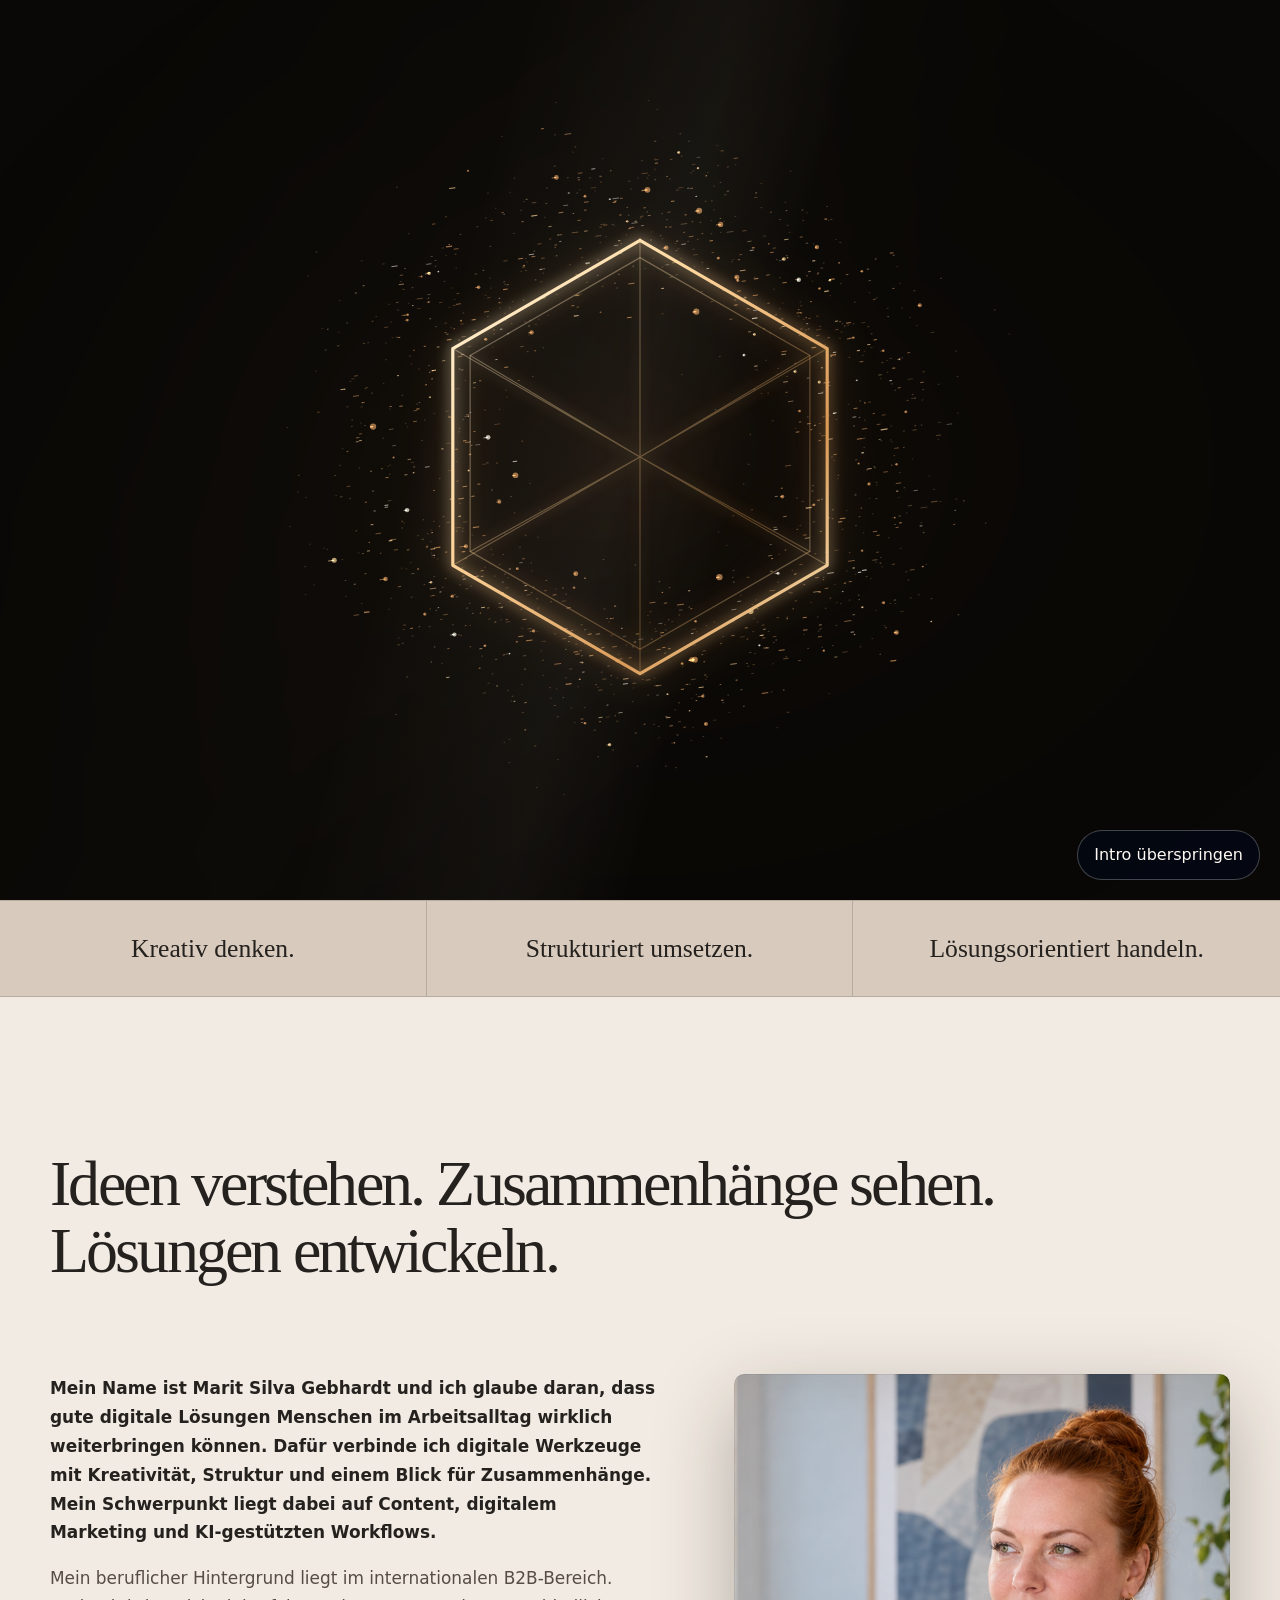
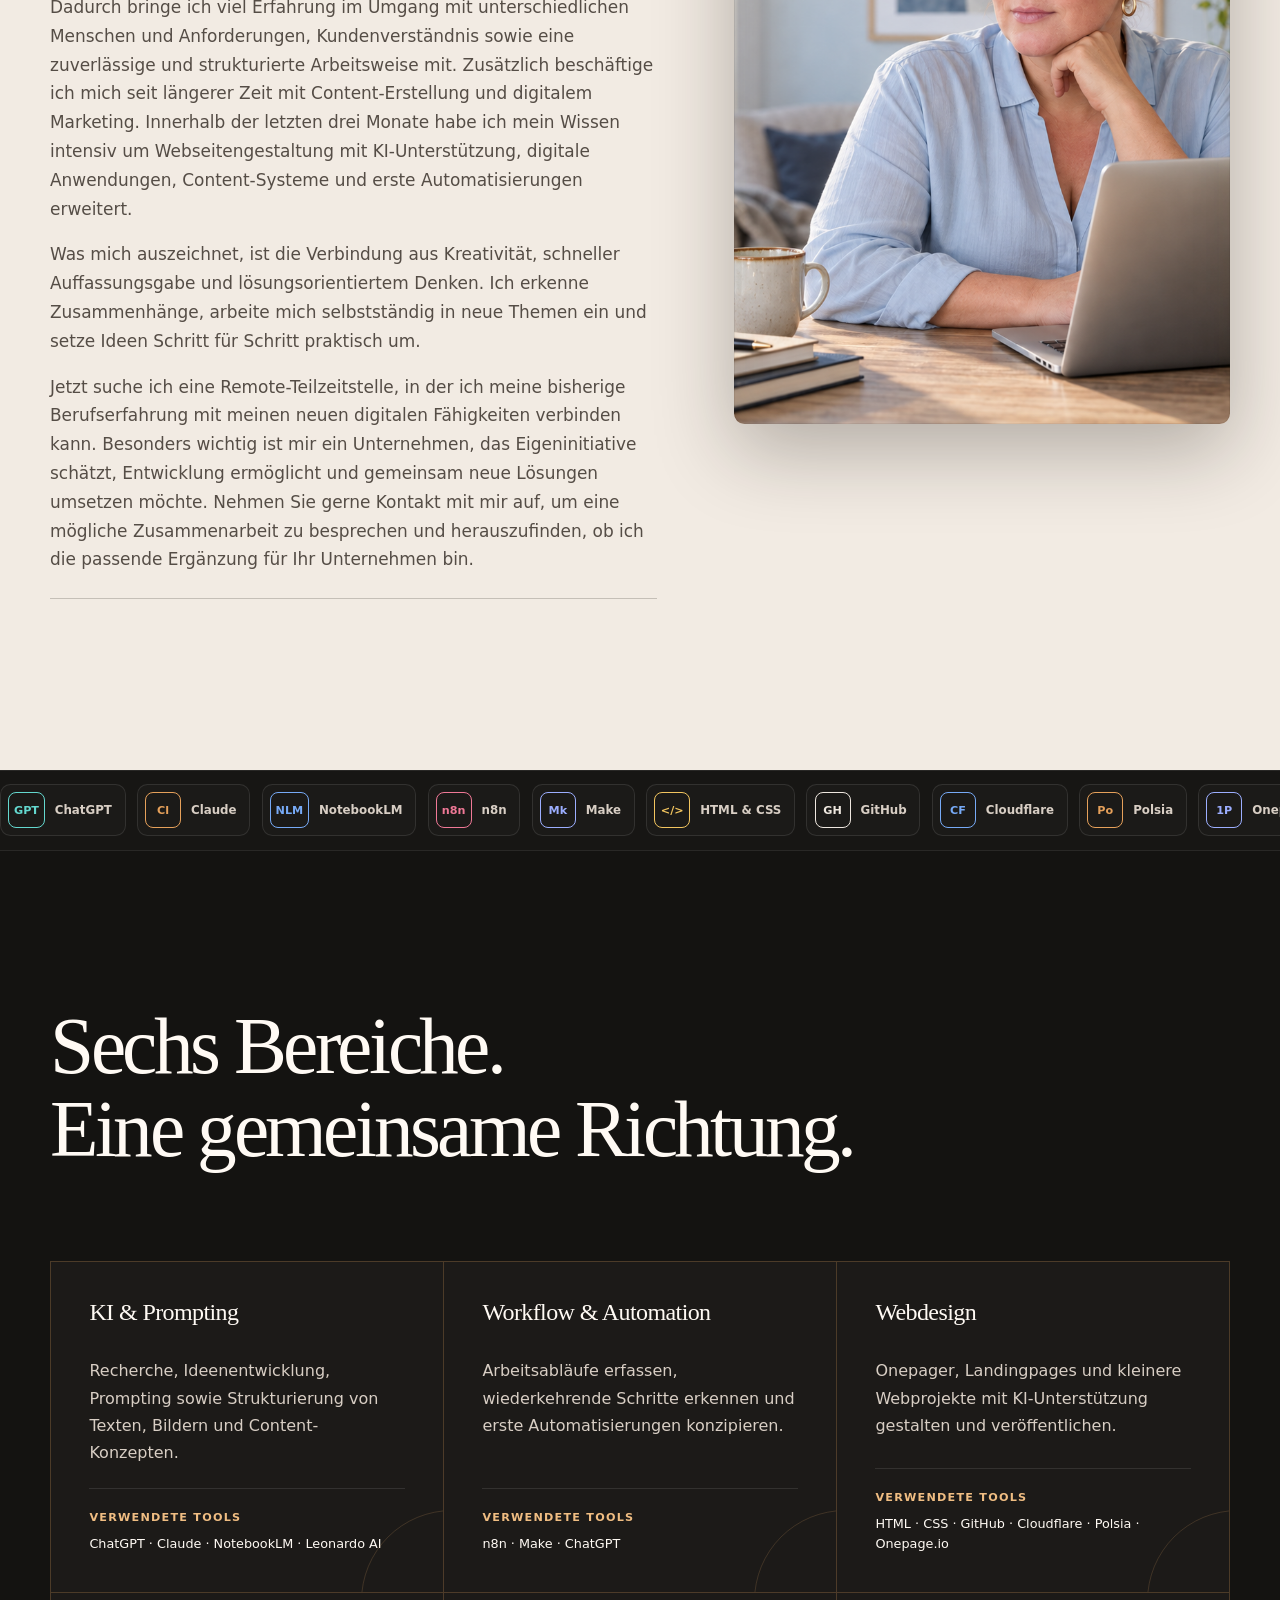
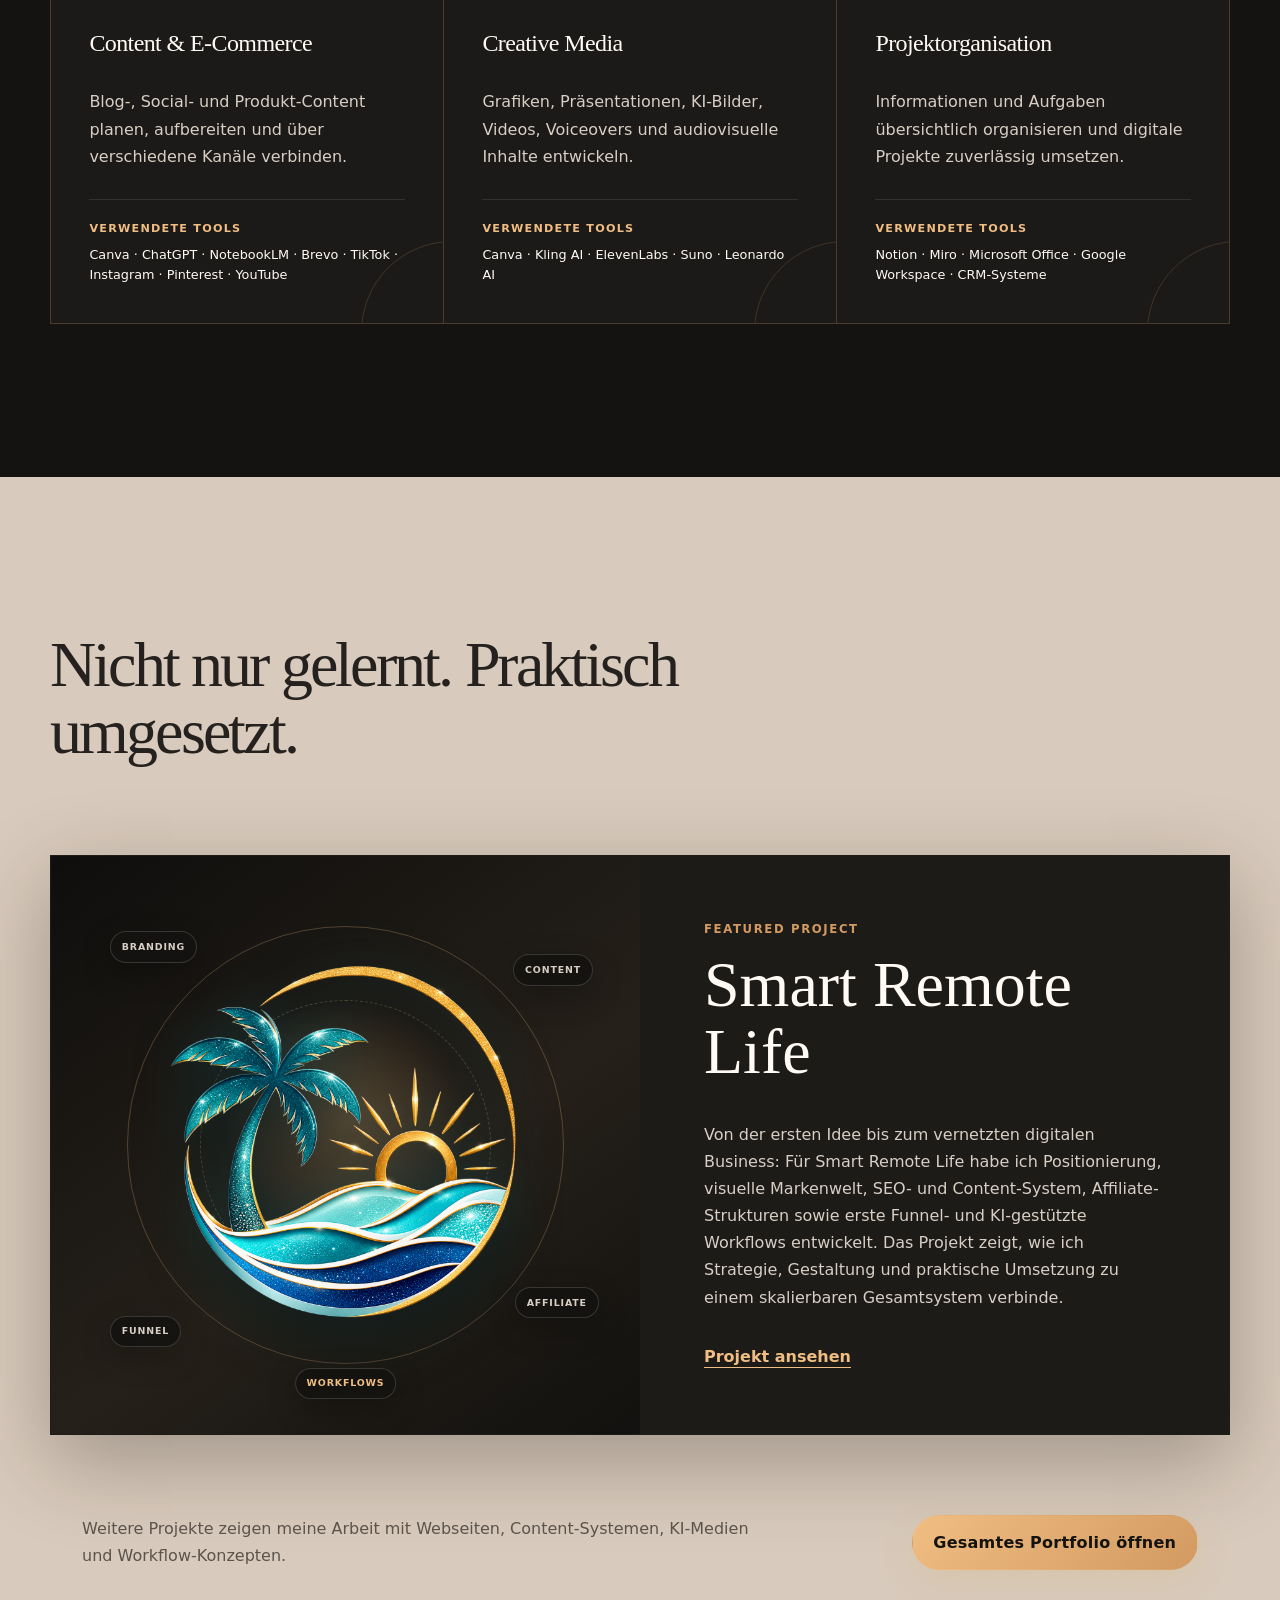
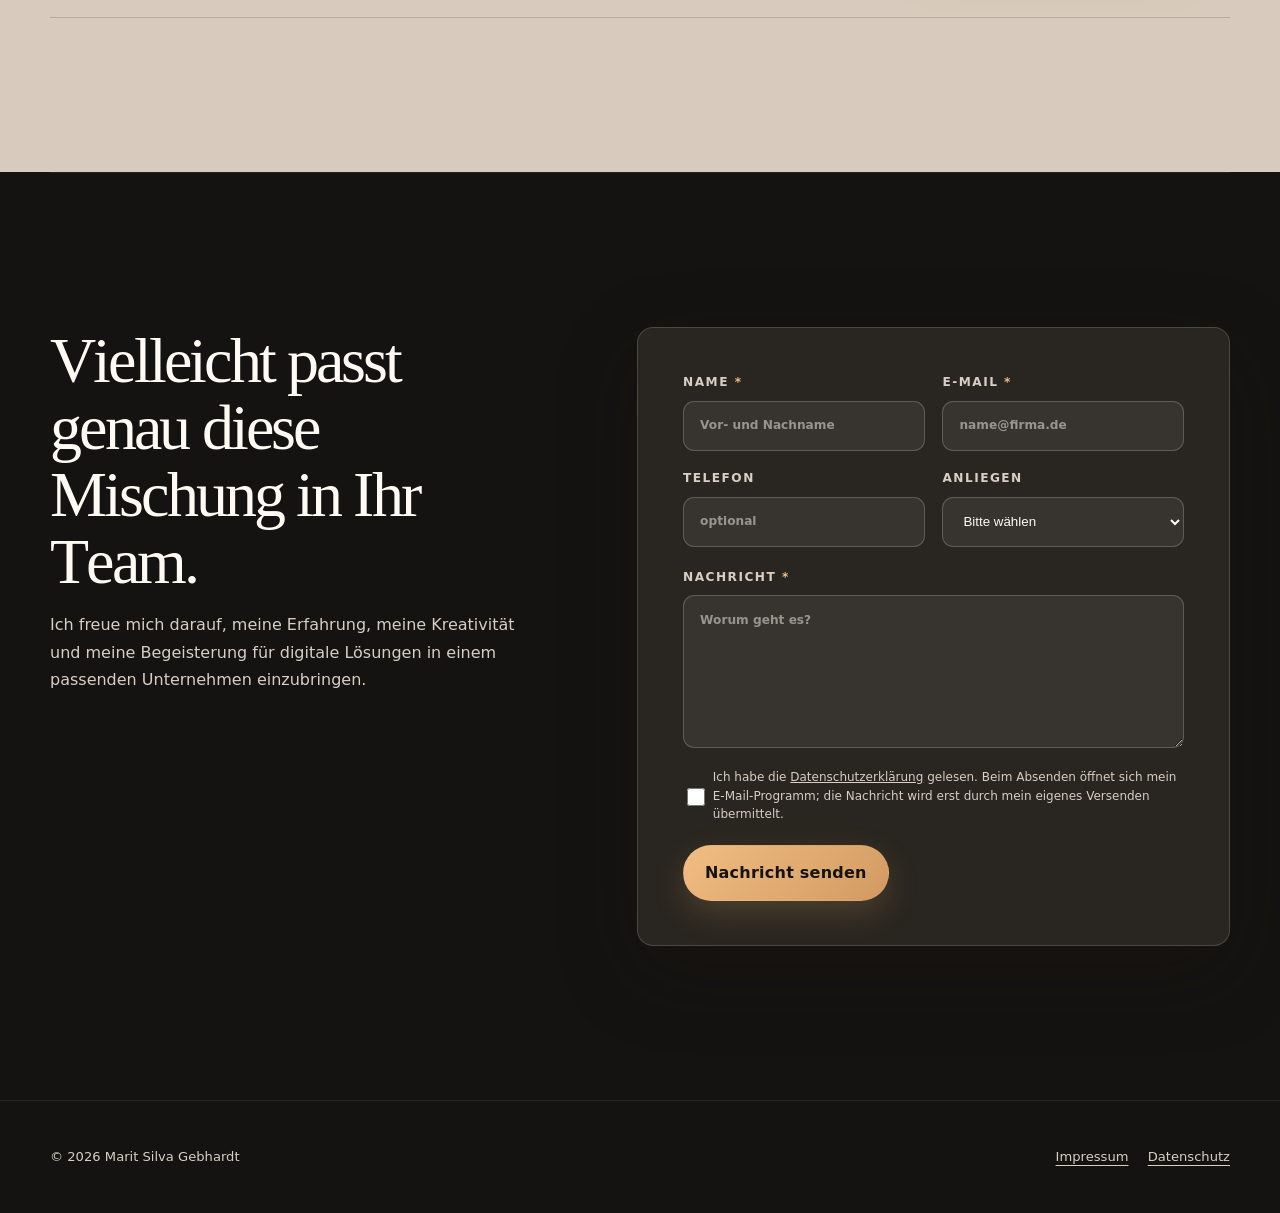
<file: index.html>
<!doctype html>
<html lang="de">
<head>
  <meta charset="utf-8">
  <meta name="viewport" content="width=device-width, initial-scale=1">
  <meta name="description" content="Portfolio von Marit Silva Gebhardt: Content, digitales Marketing und KI-gestützte Workflows.">
  <meta name="theme-color" content="#07132f">
  <title>Marit Silva Gebhardt | Digital Portfolio</title>
  <script>
    (() => {
      const navigation = performance.getEntriesByType?.('navigation')?.[0];
      const skipRequested = new URLSearchParams(location.search).get('skipIntro') === '1';
      if (skipRequested && navigation?.type !== 'reload') document.documentElement.classList.add('skip-site-intro');
    })();
  </script>
  <link rel="stylesheet" href="styles.css">
  <script src="app.js" defer></script>
</head>
<body class="home-page">
  <a class="skip-link" href="#main" data-de="Zum Inhalt springen" data-en="Skip to content">Zum Inhalt springen</a>

  <div class="intro-screen" id="introScreen" aria-label="Animierte Einführung">
    <div class="intro-atmosphere" aria-hidden="true"></div>
    <canvas id="nameCanvas" aria-hidden="true"></canvas>
    <div class="intro-stage">
      <div class="countdown" id="countdown" aria-hidden="true">3</div>
      <svg class="intro-hexagon" id="introHexagon" viewBox="0 0 600 600" aria-hidden="true">
        <defs>
          <linearGradient id="hexGold" x1="0" y1="0" x2="1" y2="1">
            <stop offset="0" stop-color="#fff7df"/>
            <stop offset=".34" stop-color="#ffd69c"/>
            <stop offset=".72" stop-color="#d99955"/>
            <stop offset="1" stop-color="#fff1ca"/>
          </linearGradient>
          <filter id="hexGlow" x="-60%" y="-60%" width="220%" height="220%">
            <feGaussianBlur stdDeviation="8" result="blur"/>
            <feMerge><feMergeNode in="blur"/><feMergeNode in="SourceGraphic"/></feMerge>
          </filter>
        </defs>
        <g class="hex-depth" fill="none" stroke="url(#hexGold)">
          <polygon class="hex-back" points="300,78 496,191 496,417 300,530 104,417 104,191"/>
          <polygon class="hex-front" points="300,58 516,183 516,433 300,558 84,433 84,183"/>
          <path class="hex-detail" d="M300 58v500M84 183l432 250M516 183L84 433M104 191l196 117 196-117M104 417l196-109 196 109"/>
          <circle class="hex-core" cx="300" cy="308" r="9"/>
          <g class="hex-nodes" fill="#ffe3b3" stroke="none">
            <circle cx="300" cy="58" r="5"/><circle cx="516" cy="183" r="5"/><circle cx="516" cy="433" r="5"/>
            <circle cx="300" cy="558" r="5"/><circle cx="84" cy="433" r="5"/><circle cx="84" cy="183" r="5"/>
          </g>
        </g>
      </svg>
      <div class="intro-flash" id="introFlash" aria-hidden="true"></div>
      <div class="intro-name" id="introName" aria-hidden="true"><span>MARIT SILVA</span><span>GEBHARDT</span></div>
    </div>
    <button class="skip-intro" id="skipIntro" type="button" data-de="Intro überspringen" data-en="Skip intro">Intro überspringen</button>
  </div>

  <div class="scroll-orbit" aria-hidden="true"><span id="scrollComet"></span></div>

  <header class="site-header" id="top">
    <a class="brand" href="#top" data-scroll-top aria-label="Zum Anfang der Seite">
      <span class="brand-mark">MSG</span>
      <span class="brand-name">Marit Silva Gebhardt</span>
    </a>
    <nav class="main-nav" aria-label="Hauptnavigation">
      <a href="#about" data-de="Über mich" data-en="About">Über mich</a>
      <a href="#skills" data-de="Skills" data-en="Skills">Skills</a>
      <a href="portfolio.html" data-de="Portfolio" data-en="Portfolio">Portfolio</a>
      <a href="#contact" data-de="Kontakt" data-en="Contact">Kontakt</a>
    </nav>
    <div class="language-switch" role="group" aria-label="Sprache auswählen">
      <button type="button" class="lang-btn is-active" data-lang="de" aria-pressed="true">DE</button>
      <button type="button" class="lang-btn" data-lang="en" aria-pressed="false">EN</button>
    </div>
  </header>

  <main id="main">
    <section class="hero section-shell" aria-labelledby="hero-title">
      <div class="hero-grid">
        <div class="hero-copy reveal">
          <p class="eyebrow" data-de="Digital Marketing · Content · KI-Workflows" data-en="Digital Marketing · Content · AI Workflows">Digital Marketing · Content · KI-Workflows</p>
          <h1 id="hero-title" class="kinetic-name" aria-label="Marit Silva Gebhardt">Marit Silva<br>Gebhardt</h1>
          <p class="hero-role">Digital Marketing &amp; AI Workflow Assistant</p>
          <p class="hero-pitch" data-de="Ich verbinde digitales Marketing, Content und Webdesign mit KI-gestützten Workflows und ersten Automatisierungen. Dabei bringe ich kreative Ideen, eine strukturierte Arbeitsweise und langjährige internationale B2B-Erfahrung zusammen." data-en="I combine digital marketing, content and web design with AI-supported workflows and initial automations. My work brings together creative ideas, a structured approach and many years of international B2B experience.">Ich verbinde digitales Marketing, Content und Webdesign mit KI-gestützten Workflows und ersten Automatisierungen. Dabei bringe ich kreative Ideen, eine strukturierte Arbeitsweise und langjährige internationale B2B-Erfahrung zusammen.</p>
          <div class="hero-actions">
            <a class="button button-secondary" href="assets/Marit-Silva-Gebhardt-Lebenslauf.pdf" target="_blank" rel="noopener" data-de="Lebenslauf ansehen" data-en="View résumé">Lebenslauf ansehen</a>
            <a class="linkedin-button" href="https://www.linkedin.com/in/marit-silva-gebhardt/" target="_blank" rel="noopener noreferrer" aria-label="LinkedIn-Profil von Marit Silva Gebhardt öffnen" title="LinkedIn-Profil öffnen"><span aria-hidden="true">in</span></a>
          </div>
        </div>

        <div class="hero-system reveal" aria-hidden="true">
          <div class="orbit orbit-one"></div>
          <div class="orbit orbit-two"></div>
          <div class="orbit orbit-three"></div>
          <div class="core"><span>IDEA</span><strong>→</strong><span>IMPACT</span></div>
          <span class="satellite satellite-a">AI</span>
          <span class="satellite satellite-b">WEB</span>
          <span class="satellite satellite-c">CONTENT</span>
        </div>
      </div>
      <div class="hero-meta reveal" aria-label="Kurzprofil">
        <span data-de="Remote · Teilzeit" data-en="Remote · Part-time">Remote · Teilzeit</span>
        <span data-de="Deutsch · Englisch C1" data-en="German · English C1">Deutsch · Englisch C1</span>
        <span data-de="Internationaler B2B-Hintergrund" data-en="International B2B background">Internationaler B2B-Hintergrund</span>
      </div>
    </section>

    <section class="belief-band reveal" aria-label="Kernbotschaft">
      <p data-de="Kreativ denken." data-en="Think creatively.">Kreativ denken.</p>
      <p data-de="Strukturiert umsetzen." data-en="Build with structure.">Strukturiert umsetzen.</p>
      <p data-de="Lösungsorientiert handeln." data-en="Act with solutions in mind.">Lösungsorientiert handeln.</p>
    </section>

    <section class="section-shell about" id="about" aria-labelledby="about-title">
      <div class="section-heading reveal">
        <h2 id="about-title" class="kinetic-heading" data-de="Ideen verstehen. Zusammenhänge sehen. Lösungen entwickeln." data-en="Understand ideas. See connections. Build solutions.">Ideen verstehen. Zusammenhänge sehen. Lösungen entwickeln.</h2>
      </div>

      <div class="about-layout">
        <div class="about-copy reveal">
          <p data-de="Mein Name ist Marit Silva Gebhardt und ich glaube daran, dass gute digitale Lösungen Menschen im Arbeitsalltag wirklich weiterbringen können. Dafür verbinde ich digitale Werkzeuge mit Kreativität, Struktur und einem Blick für Zusammenhänge. Mein Schwerpunkt liegt dabei auf Content, digitalem Marketing und KI-gestützten Workflows." data-en="My name is Marit Silva Gebhardt, and I believe good digital solutions can make a real difference in people's everyday work. I combine digital tools with creativity, structure and an eye for connections. My focus is on content, digital marketing and AI-supported workflows.">Mein Name ist Marit Silva Gebhardt und ich glaube daran, dass gute digitale Lösungen Menschen im Arbeitsalltag wirklich weiterbringen können. Dafür verbinde ich digitale Werkzeuge mit Kreativität, Struktur und einem Blick für Zusammenhänge. Mein Schwerpunkt liegt dabei auf Content, digitalem Marketing und KI-gestützten Workflows.</p>
          <p data-de="Mein beruflicher Hintergrund liegt im internationalen B2B-Bereich. Dadurch bringe ich viel Erfahrung im Umgang mit unterschiedlichen Menschen und Anforderungen, Kundenverständnis sowie eine zuverlässige und strukturierte Arbeitsweise mit. Zusätzlich beschäftige ich mich seit längerer Zeit mit Content-Erstellung und digitalem Marketing. Innerhalb der letzten drei Monate habe ich mein Wissen intensiv um Webseitengestaltung mit KI-Unterstützung, digitale Anwendungen, Content-Systeme und erste Automatisierungen erweitert." data-en="My professional background is in international B2B. It has given me extensive experience with different people and requirements, a strong understanding of customers, and a reliable and structured way of working. I have also been working with content creation and digital marketing for some time. Over the past three months, I have expanded my skills intensively to include AI-supported web design, digital applications, content systems and initial automations.">Mein beruflicher Hintergrund liegt im internationalen B2B-Bereich. Dadurch bringe ich viel Erfahrung im Umgang mit unterschiedlichen Menschen und Anforderungen, Kundenverständnis sowie eine zuverlässige und strukturierte Arbeitsweise mit. Zusätzlich beschäftige ich mich seit längerer Zeit mit Content-Erstellung und digitalem Marketing. Innerhalb der letzten drei Monate habe ich mein Wissen intensiv um Webseitengestaltung mit KI-Unterstützung, digitale Anwendungen, Content-Systeme und erste Automatisierungen erweitert.</p>
          <p data-de="Was mich auszeichnet, ist die Verbindung aus Kreativität, schneller Auffassungsgabe und lösungsorientiertem Denken. Ich erkenne Zusammenhänge, arbeite mich selbstständig in neue Themen ein und setze Ideen Schritt für Schritt praktisch um." data-en="What sets me apart is the combination of creativity, quick comprehension and solution-oriented thinking. I recognise connections, independently familiarise myself with new topics and turn ideas into practical results step by step.">Was mich auszeichnet, ist die Verbindung aus Kreativität, schneller Auffassungsgabe und lösungsorientiertem Denken. Ich erkenne Zusammenhänge, arbeite mich selbstständig in neue Themen ein und setze Ideen Schritt für Schritt praktisch um.</p>
          <p data-de="Jetzt suche ich eine Remote-Teilzeitstelle, in der ich meine bisherige Berufserfahrung mit meinen neuen digitalen Fähigkeiten verbinden kann. Besonders wichtig ist mir ein Unternehmen, das Eigeninitiative schätzt, Entwicklung ermöglicht und gemeinsam neue Lösungen umsetzen möchte. Nehmen Sie gerne Kontakt mit mir auf, um eine mögliche Zusammenarbeit zu besprechen und herauszufinden, ob ich die passende Ergänzung für Ihr Unternehmen bin." data-en="I am now looking for a remote part-time role where I can combine my professional experience with my new digital skills. I am particularly interested in a company that values initiative, supports development and wants to implement new solutions together. Please feel free to contact me to discuss a potential collaboration and find out whether I could be the right addition to your company.">Jetzt suche ich eine Remote-Teilzeitstelle, in der ich meine bisherige Berufserfahrung mit meinen neuen digitalen Fähigkeiten verbinden kann. Besonders wichtig ist mir ein Unternehmen, das Eigeninitiative schätzt, Entwicklung ermöglicht und gemeinsam neue Lösungen umsetzen möchte. Nehmen Sie gerne Kontakt mit mir auf, um eine mögliche Zusammenarbeit zu besprechen und herauszufinden, ob ich die passende Ergänzung für Ihr Unternehmen bin.</p>
        </div>

        <figure class="about-portrait reveal">
          <img src="assets/marit-silva-gebhardt-portrait.png" alt="Marit Silva Gebhardt arbeitet am Laptop in einem hellen Homeoffice">
        </figure>
      </div>
    </section>

    <section class="tools-showcase" aria-label="Tools und Plattformen">
      <div class="tool-marquee reveal">
        <div class="tool-track">
          <div class="tool-chip"><b class="tone-aqua">GPT</b><span>ChatGPT</span></div><div class="tool-chip"><b class="tone-copper">Cl</b><span>Claude</span></div><div class="tool-chip"><b class="tone-blue">NLM</b><span>NotebookLM</span></div><div class="tool-chip"><b class="tone-rose">n8n</b><span>n8n</span></div><div class="tool-chip"><b class="tone-violet">Mk</b><span>Make</span></div><div class="tool-chip"><b class="tone-gold">&lt;/&gt;</b><span>HTML &amp; CSS</span></div><div class="tool-chip"><b class="tone-neutral">GH</b><span>GitHub</span></div><div class="tool-chip"><b class="tone-blue">CF</b><span>Cloudflare</span></div><div class="tool-chip"><b class="tone-copper">Po</b><span>Polsia</span></div><div class="tool-chip"><b class="tone-violet">1P</b><span>Onepage.io</span></div><div class="tool-chip"><b class="tone-blue">Ca</b><span>Canva</span></div><div class="tool-chip"><b class="tone-copper">El</b><span>ElevenLabs</span></div><div class="tool-chip"><b class="tone-neutral">No</b><span>Notion</span></div><div class="tool-chip"><b class="tone-gold">Mi</b><span>Miro</span></div><div class="tool-chip"><b class="tone-rose">Br</b><span>Brevo</span></div><div class="tool-chip"><b class="tone-violet">CRM</b><span>CRM-Systeme</span></div><div class="tool-chip"><b class="tone-gold">GW</b><span>Google Workspace</span></div><div class="tool-chip"><b class="tone-rose">KA</b><span>Kling AI</span></div><div class="tool-chip"><b class="tone-violet">LA</b><span>Leonardo AI</span></div><div class="tool-chip"><b class="tone-aqua">Su</b><span>Suno</span></div><div class="tool-chip"><b class="tone-rose">YT</b><span>YouTube</span></div>
          <div class="tool-chip" aria-hidden="true"><b class="tone-aqua">GPT</b><span>ChatGPT</span></div><div class="tool-chip" aria-hidden="true"><b class="tone-copper">Cl</b><span>Claude</span></div><div class="tool-chip" aria-hidden="true"><b class="tone-blue">NLM</b><span>NotebookLM</span></div><div class="tool-chip" aria-hidden="true"><b class="tone-rose">n8n</b><span>n8n</span></div><div class="tool-chip" aria-hidden="true"><b class="tone-violet">Mk</b><span>Make</span></div><div class="tool-chip" aria-hidden="true"><b class="tone-gold">&lt;/&gt;</b><span>HTML &amp; CSS</span></div><div class="tool-chip" aria-hidden="true"><b class="tone-neutral">GH</b><span>GitHub</span></div><div class="tool-chip" aria-hidden="true"><b class="tone-blue">CF</b><span>Cloudflare</span></div><div class="tool-chip" aria-hidden="true"><b class="tone-copper">Po</b><span>Polsia</span></div><div class="tool-chip" aria-hidden="true"><b class="tone-violet">1P</b><span>Onepage.io</span></div><div class="tool-chip" aria-hidden="true"><b class="tone-blue">Ca</b><span>Canva</span></div><div class="tool-chip" aria-hidden="true"><b class="tone-copper">El</b><span>ElevenLabs</span></div><div class="tool-chip" aria-hidden="true"><b class="tone-neutral">No</b><span>Notion</span></div><div class="tool-chip" aria-hidden="true"><b class="tone-gold">Mi</b><span>Miro</span></div><div class="tool-chip" aria-hidden="true"><b class="tone-rose">Br</b><span>Brevo</span></div><div class="tool-chip" aria-hidden="true"><b class="tone-violet">CRM</b><span>CRM-Systeme</span></div><div class="tool-chip" aria-hidden="true"><b class="tone-gold">GW</b><span>Google Workspace</span></div><div class="tool-chip" aria-hidden="true"><b class="tone-rose">KA</b><span>Kling AI</span></div><div class="tool-chip" aria-hidden="true"><b class="tone-violet">LA</b><span>Leonardo AI</span></div><div class="tool-chip" aria-hidden="true"><b class="tone-aqua">Su</b><span>Suno</span></div><div class="tool-chip" aria-hidden="true"><b class="tone-rose">YT</b><span>YouTube</span></div>
        </div>
      </div>
    </section>

    <section class="section-shell skills" id="skills" aria-labelledby="skills-title">
      <div class="section-heading reveal">
        <h2 id="skills-title" class="kinetic-heading" data-de="Sechs Bereiche. Eine gemeinsame Richtung." data-en="Six areas. One shared direction.">Sechs Bereiche. Eine gemeinsame Richtung.</h2>
      </div>

      <div class="skills-grid">
        <article class="skill-card reveal"><h3 data-de="KI & Prompting" data-en="AI & Prompting">KI & Prompting</h3><p data-de="Recherche, Ideenentwicklung, Prompting sowie Strukturierung von Texten, Bildern und Content-Konzepten." data-en="Research, ideation, prompting and structuring text, visuals and content concepts.">Recherche, Ideenentwicklung, Prompting sowie Strukturierung von Texten, Bildern und Content-Konzepten.</p><p class="used-tools"><span data-de="Verwendete Tools" data-en="Tools used">Verwendete Tools</span>ChatGPT · Claude · NotebookLM · Leonardo AI</p></article>
        <article class="skill-card reveal"><h3 data-de="Workflow & Automation" data-en="Workflow & Automation">Workflow & Automation</h3><p data-de="Arbeitsabläufe erfassen, wiederkehrende Schritte erkennen und erste Automatisierungen konzipieren." data-en="Mapping processes, identifying recurring steps and designing initial automations.">Arbeitsabläufe erfassen, wiederkehrende Schritte erkennen und erste Automatisierungen konzipieren.</p><p class="used-tools"><span data-de="Verwendete Tools" data-en="Tools used">Verwendete Tools</span>n8n · Make · ChatGPT</p></article>
        <article class="skill-card reveal"><h3 data-de="Webdesign" data-en="Web Design">Webdesign</h3><p data-de="Onepager, Landingpages und kleinere Webprojekte mit KI-Unterstützung gestalten und veröffentlichen." data-en="Designing and publishing one-pagers, landing pages and smaller web projects with AI support.">Onepager, Landingpages und kleinere Webprojekte mit KI-Unterstützung gestalten und veröffentlichen.</p><p class="used-tools"><span data-de="Verwendete Tools" data-en="Tools used">Verwendete Tools</span>HTML · CSS · GitHub · Cloudflare · Polsia · Onepage.io</p></article>
        <article class="skill-card reveal"><h3 data-de="Content & E-Commerce" data-en="Content & E-Commerce">Content & E-Commerce</h3><p data-de="Blog-, Social- und Produkt-Content planen, aufbereiten und über verschiedene Kanäle verbinden." data-en="Planning, producing and connecting blog, social and product content across channels.">Blog-, Social- und Produkt-Content planen, aufbereiten und über verschiedene Kanäle verbinden.</p><p class="used-tools"><span data-de="Verwendete Tools" data-en="Tools used">Verwendete Tools</span>Canva · ChatGPT · NotebookLM · Brevo · TikTok · Instagram · Pinterest · YouTube</p></article>
        <article class="skill-card reveal"><h3 data-de="Creative Media" data-en="Creative Media">Creative Media</h3><p data-de="Grafiken, Präsentationen, KI-Bilder, Videos, Voiceovers und audiovisuelle Inhalte entwickeln." data-en="Creating graphics, presentations, AI images, videos, voiceovers and audiovisual content.">Grafiken, Präsentationen, KI-Bilder, Videos, Voiceovers und audiovisuelle Inhalte entwickeln.</p><p class="used-tools"><span data-de="Verwendete Tools" data-en="Tools used">Verwendete Tools</span>Canva · Kling AI · ElevenLabs · Suno · Leonardo AI</p></article>
        <article class="skill-card reveal"><h3 data-de="Projektorganisation" data-en="Project Organisation">Projektorganisation</h3><p data-de="Informationen und Aufgaben übersichtlich organisieren und digitale Projekte zuverlässig umsetzen." data-en="Organising information and tasks clearly and delivering digital projects reliably.">Informationen und Aufgaben übersichtlich organisieren und digitale Projekte zuverlässig umsetzen.</p><p class="used-tools"><span data-de="Verwendete Tools" data-en="Tools used">Verwendete Tools</span>Notion · Miro · Microsoft Office · Google Workspace · CRM-Systeme</p></article>
      </div>
    </section>

    <section class="portfolio-preview section-shell" id="work" aria-labelledby="work-title">
      <div class="section-heading reveal">
        <h2 id="work-title" class="kinetic-heading" data-de="Nicht nur gelernt. Praktisch umgesetzt." data-en="More than learning. Put into practice.">Nicht nur gelernt. Praktisch umgesetzt.</h2>
      </div>

      <div class="project-feature reveal">
        <a class="project-visual visual-srl-feature project-visual-link" href="https://smart-remote-life.com/index.html" target="_blank" rel="noopener noreferrer" aria-label="Website von Smart Remote Life in einem neuen Tab öffnen">
          <img class="srl-logo-3d" src="assets/smart-remote-life-logo.png" alt="">
          <span class="srl-feature-node srl-node-brand">BRANDING</span>
          <span class="srl-feature-node srl-node-content">CONTENT</span>
          <span class="srl-feature-node srl-node-affiliate">AFFILIATE</span>
          <span class="srl-feature-node srl-node-funnel">FUNNEL</span>
          <span class="srl-feature-node srl-node-workflow">WORKFLOWS</span>
        </a>
        <div class="project-feature-copy">
          <p class="project-kicker">Featured Project</p>
          <h3>Smart Remote Life</h3>
          <p data-de="Von der ersten Idee bis zum vernetzten digitalen Business: Für Smart Remote Life habe ich Positionierung, visuelle Markenwelt, SEO- und Content-System, Affiliate-Strukturen sowie erste Funnel- und KI-gestützte Workflows entwickelt. Das Projekt zeigt, wie ich Strategie, Gestaltung und praktische Umsetzung zu einem skalierbaren Gesamtsystem verbinde." data-en="From the first idea to a connected digital business: for Smart Remote Life, I developed the positioning, visual brand world, SEO and content system, affiliate structures, and initial funnel and AI-assisted workflows. The project demonstrates how I combine strategy, design and hands-on execution into one scalable system.">Von der ersten Idee bis zum vernetzten digitalen Business: Für Smart Remote Life habe ich Positionierung, visuelle Markenwelt, SEO- und Content-System, Affiliate-Strukturen sowie erste Funnel- und KI-gestützte Workflows entwickelt. Das Projekt zeigt, wie ich Strategie, Gestaltung und praktische Umsetzung zu einem skalierbaren Gesamtsystem verbinde.</p>
          <a class="text-link" href="portfolio.html#smart-remote-life" data-de="Projekt ansehen" data-en="View project">Projekt ansehen <span aria-hidden="true">↗</span></a>
        </div>
      </div>

      <div class="portfolio-cta reveal">
        <p data-de="Weitere Projekte zeigen meine Arbeit mit Webseiten, Content-Systemen, KI-Medien und Workflow-Konzepten." data-en="More projects show my work with websites, content systems, AI media and workflow concepts.">Weitere Projekte zeigen meine Arbeit mit Webseiten, Content-Systemen, KI-Medien und Workflow-Konzepten.</p>
        <a class="button button-primary" href="portfolio.html" data-de="Gesamtes Portfolio öffnen" data-en="Open full portfolio">Gesamtes Portfolio öffnen</a>
      </div>
    </section>

    <section class="contact section-shell" id="contact" aria-labelledby="contact-title">
      <div class="contact-layout">
        <div class="contact-copy reveal">
          <h2 id="contact-title" class="kinetic-heading" data-de="Vielleicht passt genau diese Mischung in Ihr Team." data-en="Perhaps this combination is exactly what your team needs.">Vielleicht passt genau diese Mischung in Ihr Team.</h2>
          <p data-de="Ich freue mich darauf, meine Erfahrung, meine Kreativität und meine Begeisterung für digitale Lösungen in einem passenden Unternehmen einzubringen." data-en="I look forward to bringing my experience, creativity and enthusiasm for digital solutions to the right company.">Ich freue mich darauf, meine Erfahrung, meine Kreativität und meine Begeisterung für digitale Lösungen in einem passenden Unternehmen einzubringen.</p>
        </div>

        <form class="contact-form reveal" name="portfolio-contact" data-email-recipient="mette.tentary@outlook.de">
          <div class="contact-form-grid">
            <label><span><span data-de="Name" data-en="Name">Name</span> <b aria-hidden="true">*</b></span><input type="text" name="name" autocomplete="name" required data-placeholder-de="Vor- und Nachname" data-placeholder-en="First and last name" placeholder="Vor- und Nachname"></label>
            <label><span><span data-de="E-Mail" data-en="Email">E-Mail</span> <b aria-hidden="true">*</b></span><input type="email" name="email" autocomplete="email" required data-placeholder-de="name@firma.de" data-placeholder-en="name@company.com" placeholder="name@firma.de"></label>
            <label><span data-de="Telefon" data-en="Phone">Telefon</span><input type="tel" name="phone" autocomplete="tel" data-placeholder-de="optional" data-placeholder-en="optional" placeholder="optional"></label>
            <label><span data-de="Anliegen" data-en="Enquiry">Anliegen</span><select name="subject" required>
              <option value="" selected disabled data-de="Bitte wählen" data-en="Please select">Bitte wählen</option>
              <option value="remote-part-time" data-de="Remote-Teilzeitstelle" data-en="Remote part-time position">Remote-Teilzeitstelle</option>
              <option value="project" data-de="Projektanfrage" data-en="Project enquiry">Projektanfrage</option>
              <option value="collaboration" data-de="Freie Zusammenarbeit" data-en="Freelance collaboration">Freie Zusammenarbeit</option>
              <option value="other" data-de="Sonstiges" data-en="Other">Sonstiges</option>
            </select></label>
          </div>
          <label class="message-field"><span><span data-de="Nachricht" data-en="Message">Nachricht</span> <b aria-hidden="true">*</b></span><textarea name="message" rows="6" required data-placeholder-de="Worum geht es?" data-placeholder-en="How can I help?" placeholder="Worum geht es?"></textarea></label>
          <label class="consent"><input type="checkbox" name="privacy" required><span><span data-de="Ich habe die " data-en="I have read the ">Ich habe die </span><a href="datenschutz.html" data-de="Datenschutzerklärung" data-en="privacy policy">Datenschutzerklärung</a><span data-de=" gelesen. Beim Absenden öffnet sich mein E-Mail-Programm; die Nachricht wird erst durch mein eigenes Versenden übermittelt." data-en=". Submitting opens my email application; the message is only transmitted when I send it myself."> gelesen. Beim Absenden öffnet sich mein E-Mail-Programm; die Nachricht wird erst durch mein eigenes Versenden übermittelt.</span></span></label>
          <button class="button button-primary" type="submit" data-de="Nachricht senden" data-en="Send message">Nachricht senden</button>
        </form>
      </div>
    </section>
  </main>

  <footer class="site-footer">
    <p>© <span id="year"></span> Marit Silva Gebhardt</p>
    <div><a href="impressum.html" data-de="Impressum" data-en="Legal notice">Impressum</a><a href="datenschutz.html" data-de="Datenschutz" data-en="Privacy">Datenschutz</a></div>
  </footer>
</body>
</html>
</file>
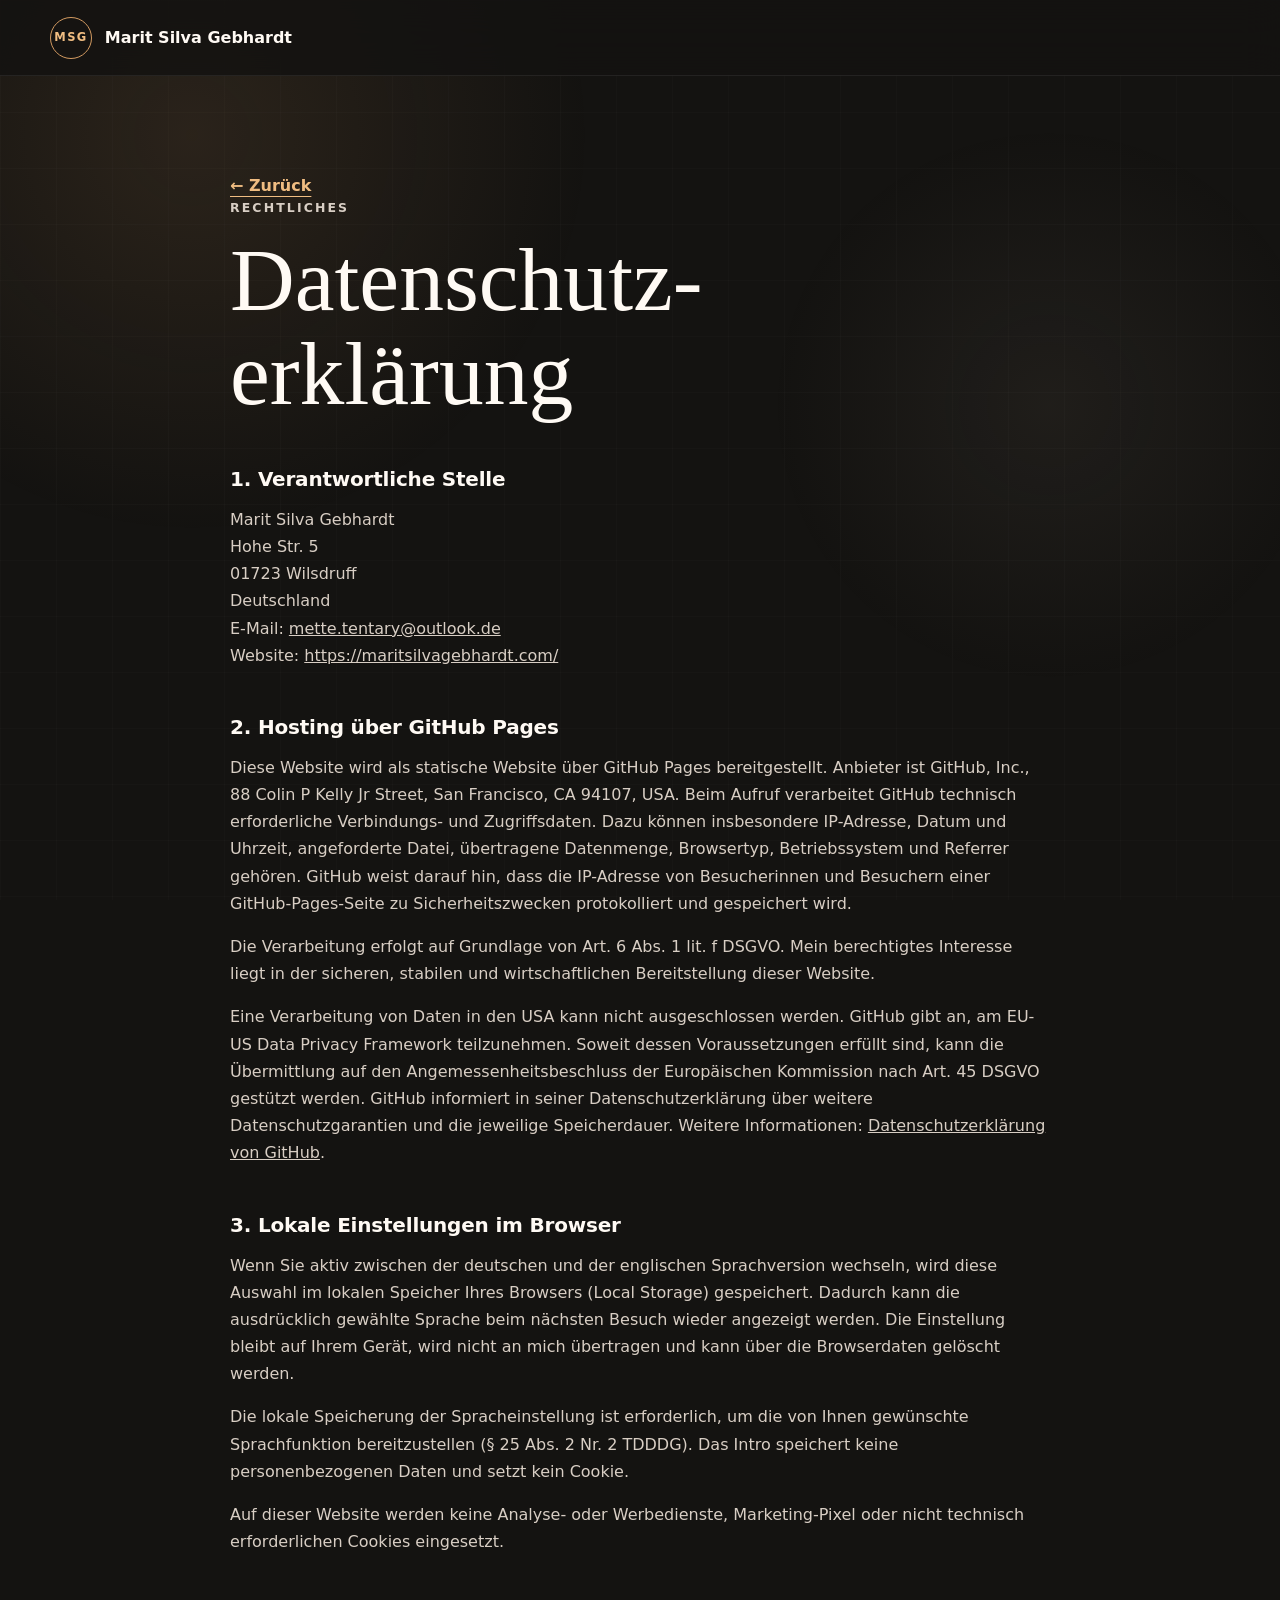
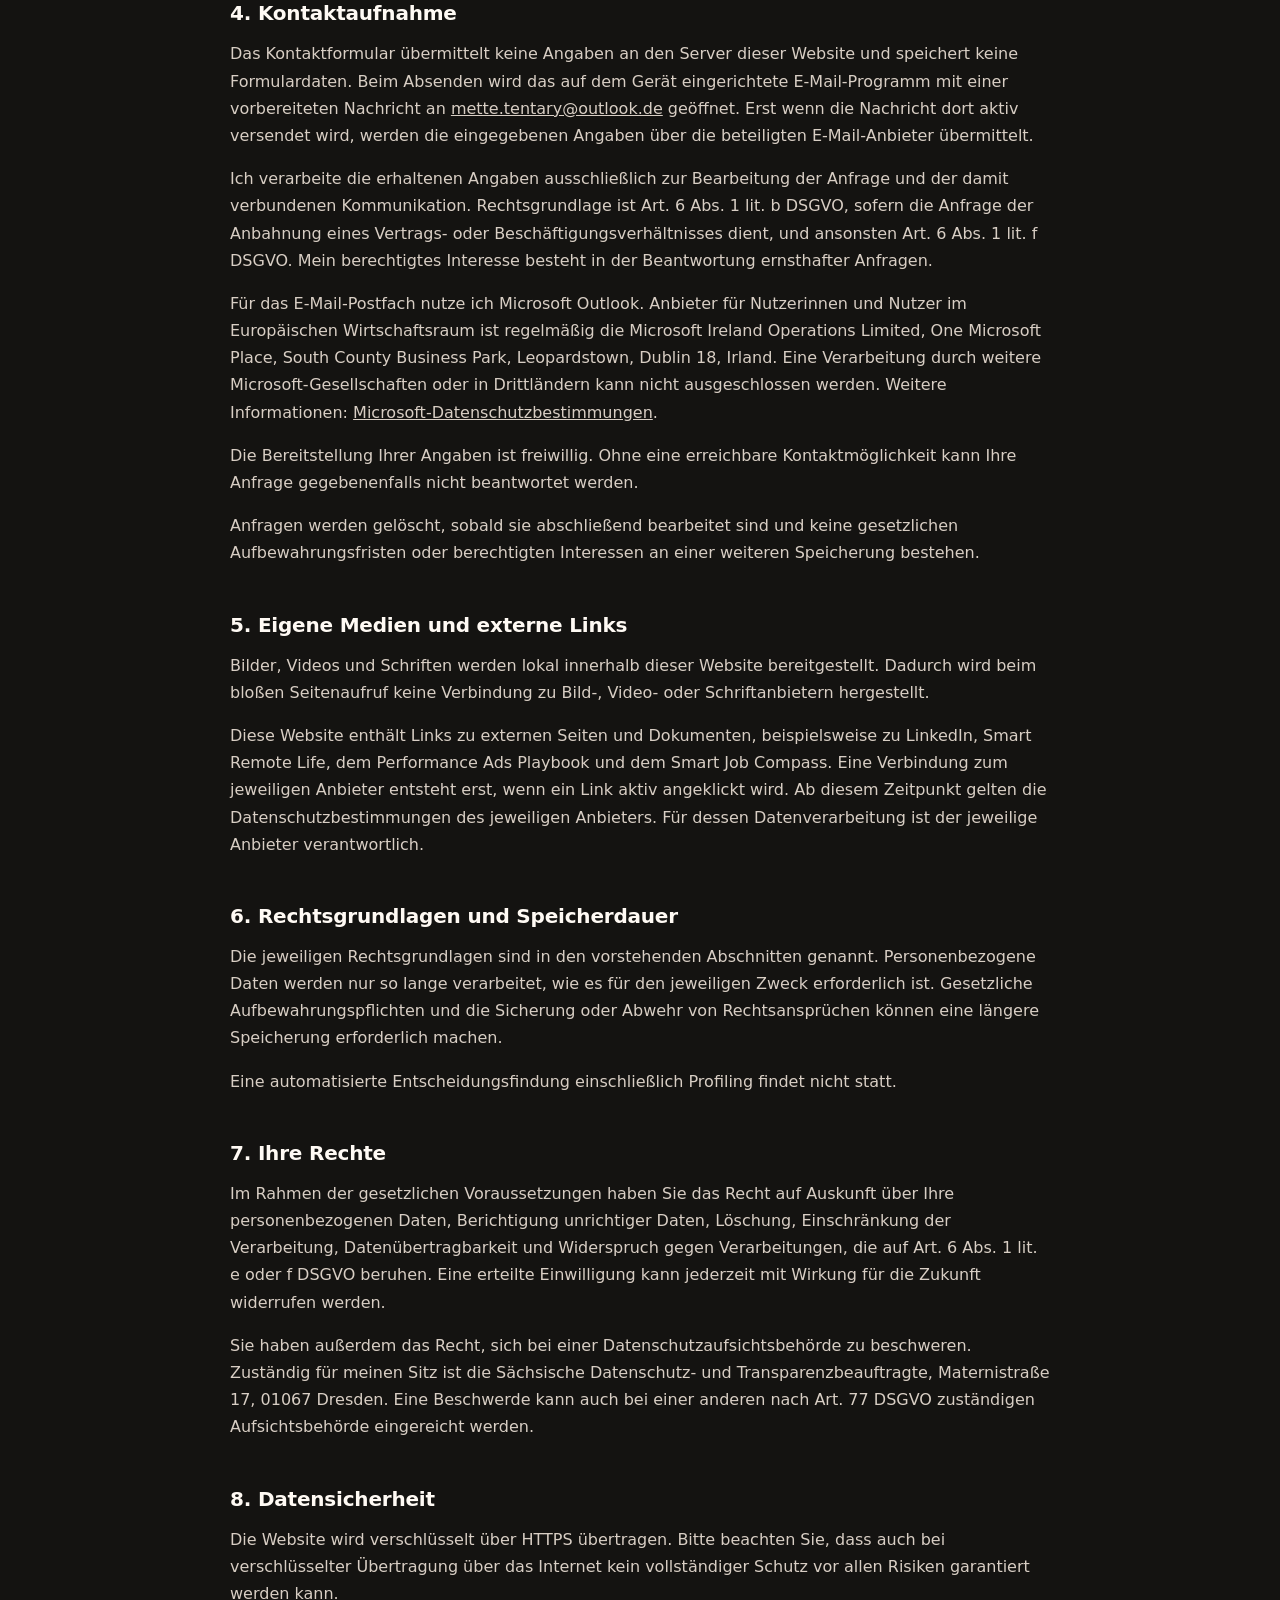
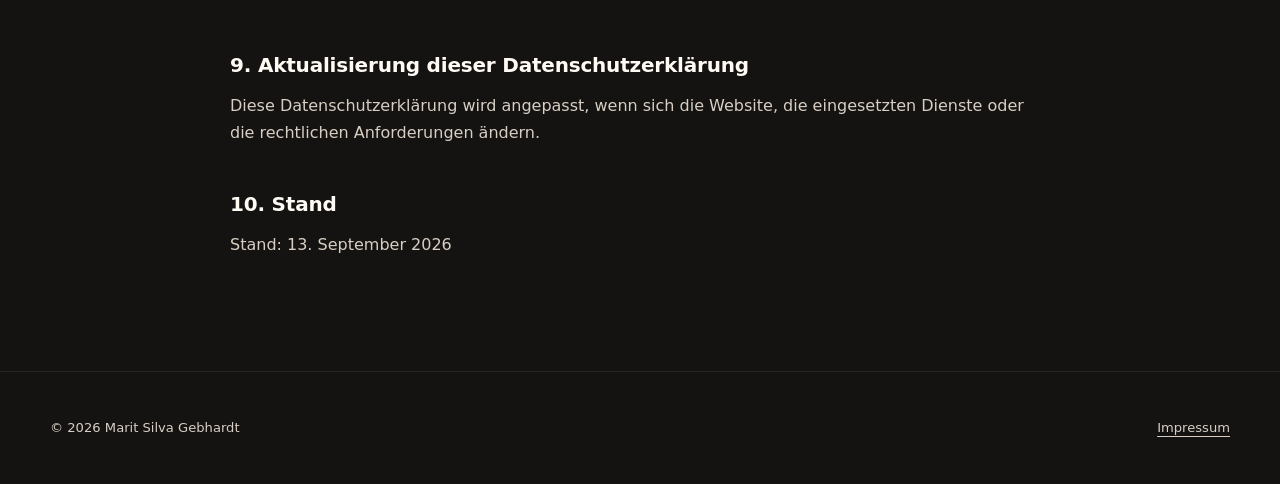
<file: datenschutz.html>
<!doctype html>
<html lang="de">
<head>
  <meta charset="utf-8">
  <meta name="viewport" content="width=device-width, initial-scale=1">
  <meta name="robots" content="noindex">
  <title>Datenschutz | Marit Silva Gebhardt</title>
  <link rel="stylesheet" href="styles.css">
  <script src="app.js" defer></script>
</head>
<body class="legal-page">
  <header class="site-header"><a class="brand" href="index.html?skipIntro=1#top"><span class="brand-mark">MSG</span><span class="brand-name">Marit Silva Gebhardt</span></a></header>
  <main id="main" class="legal-shell">
    <a class="text-link" href="index.html?skipIntro=1#top">← Zurück</a>
    <p class="eyebrow">Rechtliches</p>
    <h1 class="legal-title-split"><span>Datenschutz-</span><span>erklärung</span></h1>

    <h2>1. Verantwortliche Stelle</h2>
    <p>Marit Silva Gebhardt<br>Hohe Str. 5<br>01723 Wilsdruff<br>Deutschland<br>E-Mail: <a href="mailto:mette.tentary@outlook.de">mette.tentary@outlook.de</a><br>Website: <a href="https://maritsilvagebhardt.com/">https://maritsilvagebhardt.com/</a></p>

    <h2>2. Hosting über GitHub Pages</h2>
    <p>Diese Website wird als statische Website über GitHub Pages bereitgestellt. Anbieter ist GitHub, Inc., 88 Colin P Kelly Jr Street, San Francisco, CA 94107, USA. Beim Aufruf verarbeitet GitHub technisch erforderliche Verbindungs- und Zugriffsdaten. Dazu können insbesondere IP-Adresse, Datum und Uhrzeit, angeforderte Datei, übertragene Datenmenge, Browsertyp, Betriebssystem und Referrer gehören. GitHub weist darauf hin, dass die IP-Adresse von Besucherinnen und Besuchern einer GitHub-Pages-Seite zu Sicherheitszwecken protokolliert und gespeichert wird.</p>
    <p>Die Verarbeitung erfolgt auf Grundlage von Art. 6 Abs. 1 lit. f DSGVO. Mein berechtigtes Interesse liegt in der sicheren, stabilen und wirtschaftlichen Bereitstellung dieser Website.</p>
    <p>Eine Verarbeitung von Daten in den USA kann nicht ausgeschlossen werden. GitHub gibt an, am EU-US Data Privacy Framework teilzunehmen. Soweit dessen Voraussetzungen erfüllt sind, kann die Übermittlung auf den Angemessenheitsbeschluss der Europäischen Kommission nach Art. 45 DSGVO gestützt werden. GitHub informiert in seiner Datenschutzerklärung über weitere Datenschutzgarantien und die jeweilige Speicherdauer. Weitere Informationen: <a href="https://docs.github.com/de/site-policy/privacy-policies/github-general-privacy-statement" target="_blank" rel="noopener noreferrer">Datenschutzerklärung von GitHub</a>.</p>

    <h2>3. Lokale Einstellungen im Browser</h2>
    <p>Wenn Sie aktiv zwischen der deutschen und der englischen Sprachversion wechseln, wird diese Auswahl im lokalen Speicher Ihres Browsers (Local Storage) gespeichert. Dadurch kann die ausdrücklich gewählte Sprache beim nächsten Besuch wieder angezeigt werden. Die Einstellung bleibt auf Ihrem Gerät, wird nicht an mich übertragen und kann über die Browserdaten gelöscht werden.</p>
    <p>Die lokale Speicherung der Spracheinstellung ist erforderlich, um die von Ihnen gewünschte Sprachfunktion bereitzustellen (§ 25 Abs. 2 Nr. 2 TDDDG). Das Intro speichert keine personenbezogenen Daten und setzt kein Cookie.</p>
    <p>Auf dieser Website werden keine Analyse- oder Werbedienste, Marketing-Pixel oder nicht technisch erforderlichen Cookies eingesetzt.</p>

    <h2>4. Kontaktaufnahme</h2>
    <p>Das Kontaktformular übermittelt keine Angaben an den Server dieser Website und speichert keine Formulardaten. Beim Absenden wird das auf dem Gerät eingerichtete E-Mail-Programm mit einer vorbereiteten Nachricht an <a href="mailto:mette.tentary@outlook.de">mette.tentary@outlook.de</a> geöffnet. Erst wenn die Nachricht dort aktiv versendet wird, werden die eingegebenen Angaben über die beteiligten E-Mail-Anbieter übermittelt.</p>
    <p>Ich verarbeite die erhaltenen Angaben ausschließlich zur Bearbeitung der Anfrage und der damit verbundenen Kommunikation. Rechtsgrundlage ist Art. 6 Abs. 1 lit. b DSGVO, sofern die Anfrage der Anbahnung eines Vertrags- oder Beschäftigungsverhältnisses dient, und ansonsten Art. 6 Abs. 1 lit. f DSGVO. Mein berechtigtes Interesse besteht in der Beantwortung ernsthafter Anfragen.</p>
    <p>Für das E-Mail-Postfach nutze ich Microsoft Outlook. Anbieter für Nutzerinnen und Nutzer im Europäischen Wirtschaftsraum ist regelmäßig die Microsoft Ireland Operations Limited, One Microsoft Place, South County Business Park, Leopardstown, Dublin 18, Irland. Eine Verarbeitung durch weitere Microsoft-Gesellschaften oder in Drittländern kann nicht ausgeschlossen werden. Weitere Informationen: <a href="https://www.microsoft.com/de-de/privacy/privacystatement" target="_blank" rel="noopener noreferrer">Microsoft-Datenschutzbestimmungen</a>.</p>
    <p>Die Bereitstellung Ihrer Angaben ist freiwillig. Ohne eine erreichbare Kontaktmöglichkeit kann Ihre Anfrage gegebenenfalls nicht beantwortet werden.</p>
    <p>Anfragen werden gelöscht, sobald sie abschließend bearbeitet sind und keine gesetzlichen Aufbewahrungsfristen oder berechtigten Interessen an einer weiteren Speicherung bestehen.</p>

    <h2>5. Eigene Medien und externe Links</h2>
    <p>Bilder, Videos und Schriften werden lokal innerhalb dieser Website bereitgestellt. Dadurch wird beim bloßen Seitenaufruf keine Verbindung zu Bild-, Video- oder Schriftanbietern hergestellt.</p>
    <p>Diese Website enthält Links zu externen Seiten und Dokumenten, beispielsweise zu LinkedIn, Smart Remote Life, dem Performance Ads Playbook und dem Smart Job Compass. Eine Verbindung zum jeweiligen Anbieter entsteht erst, wenn ein Link aktiv angeklickt wird. Ab diesem Zeitpunkt gelten die Datenschutzbestimmungen des jeweiligen Anbieters. Für dessen Datenverarbeitung ist der jeweilige Anbieter verantwortlich.</p>

    <h2>6. Rechtsgrundlagen und Speicherdauer</h2>
    <p>Die jeweiligen Rechtsgrundlagen sind in den vorstehenden Abschnitten genannt. Personenbezogene Daten werden nur so lange verarbeitet, wie es für den jeweiligen Zweck erforderlich ist. Gesetzliche Aufbewahrungspflichten und die Sicherung oder Abwehr von Rechtsansprüchen können eine längere Speicherung erforderlich machen.</p>
    <p>Eine automatisierte Entscheidungsfindung einschließlich Profiling findet nicht statt.</p>

    <h2>7. Ihre Rechte</h2>
    <p>Im Rahmen der gesetzlichen Voraussetzungen haben Sie das Recht auf Auskunft über Ihre personenbezogenen Daten, Berichtigung unrichtiger Daten, Löschung, Einschränkung der Verarbeitung, Datenübertragbarkeit und Widerspruch gegen Verarbeitungen, die auf Art. 6 Abs. 1 lit. e oder f DSGVO beruhen. Eine erteilte Einwilligung kann jederzeit mit Wirkung für die Zukunft widerrufen werden.</p>
    <p>Sie haben außerdem das Recht, sich bei einer Datenschutzaufsichtsbehörde zu beschweren. Zuständig für meinen Sitz ist die Sächsische Datenschutz- und Transparenzbeauftragte, Maternistraße 17, 01067 Dresden. Eine Beschwerde kann auch bei einer anderen nach Art. 77 DSGVO zuständigen Aufsichtsbehörde eingereicht werden.</p>

    <h2>8. Datensicherheit</h2>
    <p>Die Website wird verschlüsselt über HTTPS übertragen. Bitte beachten Sie, dass auch bei verschlüsselter Übertragung über das Internet kein vollständiger Schutz vor allen Risiken garantiert werden kann.</p>

    <h2>9. Aktualisierung dieser Datenschutzerklärung</h2>
    <p>Diese Datenschutzerklärung wird angepasst, wenn sich die Website, die eingesetzten Dienste oder die rechtlichen Anforderungen ändern.</p>

    <h2>10. Stand</h2>
    <p>Stand: 13. September 2026</p>
  </main>
  <footer class="site-footer"><p>© <span id="year"></span> Marit Silva Gebhardt</p><div><a href="impressum.html">Impressum</a></div></footer>
</body>
</html>
</file>
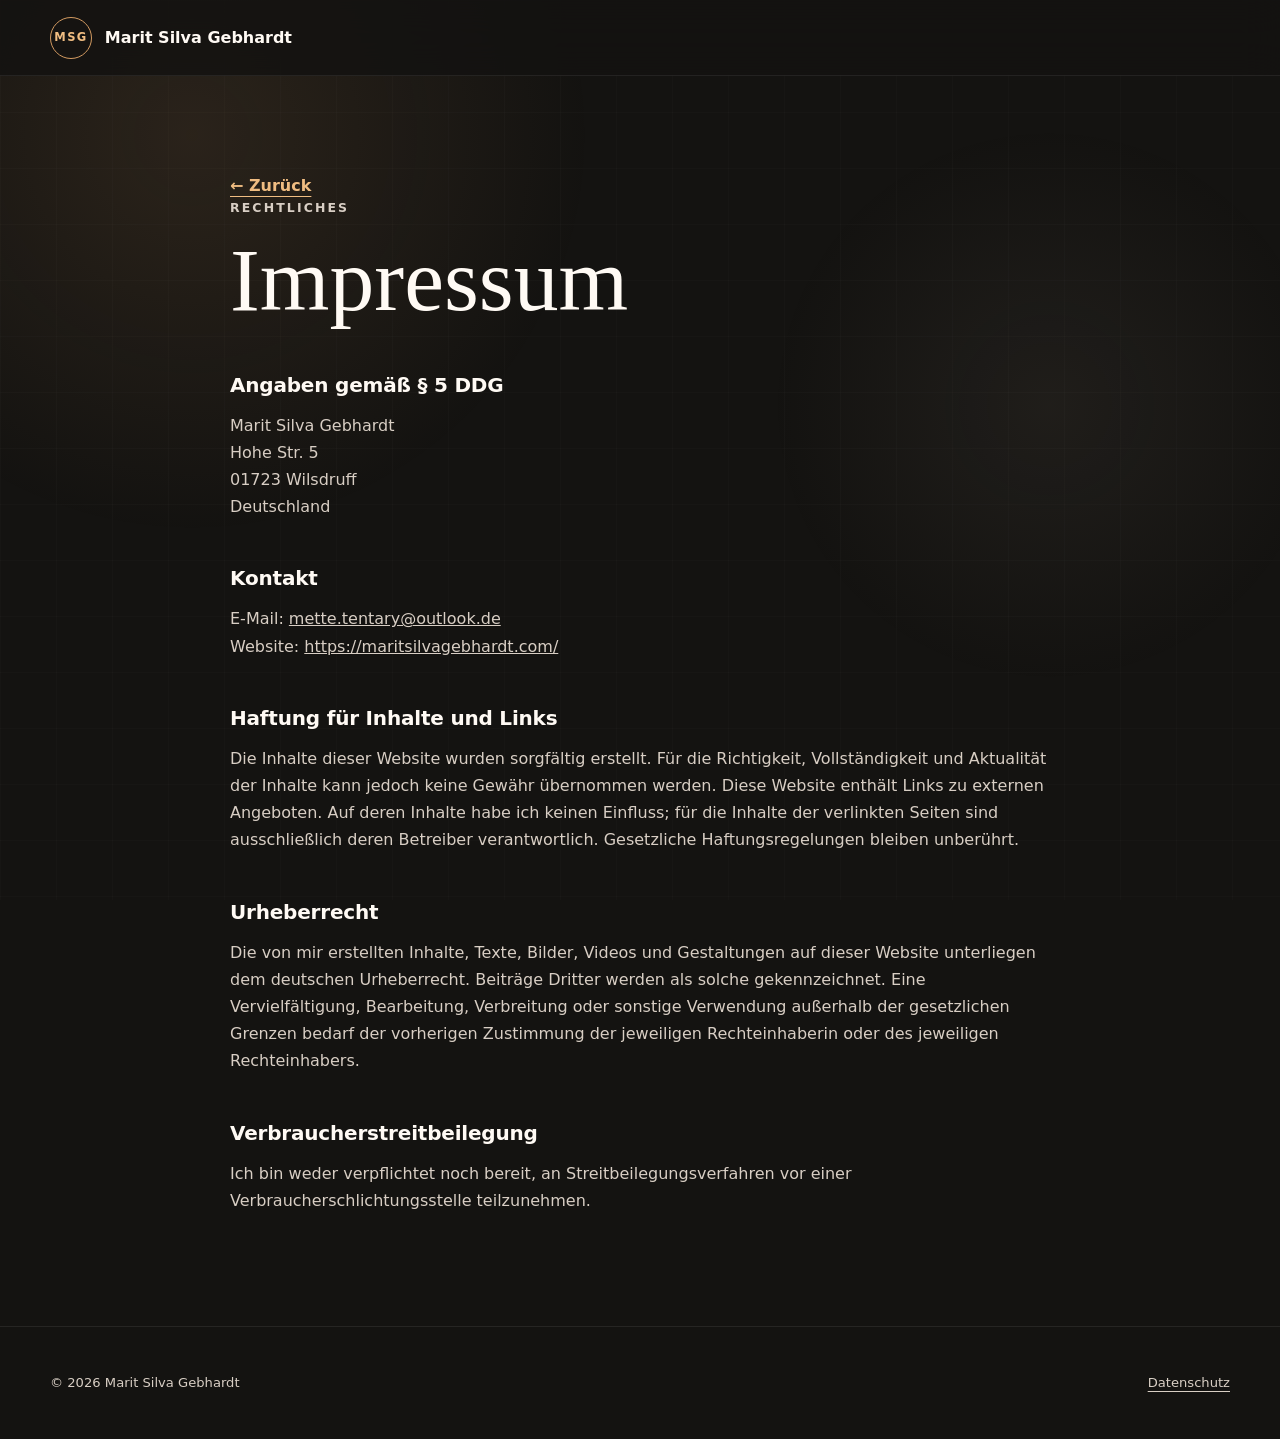
<file: impressum.html>
<!doctype html>
<html lang="de">
<head>
  <meta charset="utf-8">
  <meta name="viewport" content="width=device-width, initial-scale=1">
  <meta name="robots" content="noindex">
  <title>Impressum | Marit Silva Gebhardt</title>
  <link rel="stylesheet" href="styles.css">
  <script src="app.js" defer></script>
</head>
<body class="legal-page">
  <header class="site-header"><a class="brand" href="index.html?skipIntro=1#top"><span class="brand-mark">MSG</span><span class="brand-name">Marit Silva Gebhardt</span></a></header>
  <main id="main" class="legal-shell">
    <a class="text-link" href="index.html?skipIntro=1#top">← Zurück</a>
    <p class="eyebrow">Rechtliches</p>
    <h1>Impressum</h1>

    <h2>Angaben gemäß § 5 DDG</h2>
    <p>Marit Silva Gebhardt<br>Hohe Str. 5<br>01723 Wilsdruff<br>Deutschland</p>

    <h2>Kontakt</h2>
    <p>E-Mail: <a href="mailto:mette.tentary@outlook.de">mette.tentary@outlook.de</a><br>Website: <a href="https://maritsilvagebhardt.com/">https://maritsilvagebhardt.com/</a></p>

    <h2>Haftung für Inhalte und Links</h2>
    <p>Die Inhalte dieser Website wurden sorgfältig erstellt. Für die Richtigkeit, Vollständigkeit und Aktualität der Inhalte kann jedoch keine Gewähr übernommen werden. Diese Website enthält Links zu externen Angeboten. Auf deren Inhalte habe ich keinen Einfluss; für die Inhalte der verlinkten Seiten sind ausschließlich deren Betreiber verantwortlich. Gesetzliche Haftungsregelungen bleiben unberührt.</p>

    <h2>Urheberrecht</h2>
    <p>Die von mir erstellten Inhalte, Texte, Bilder, Videos und Gestaltungen auf dieser Website unterliegen dem deutschen Urheberrecht. Beiträge Dritter werden als solche gekennzeichnet. Eine Vervielfältigung, Bearbeitung, Verbreitung oder sonstige Verwendung außerhalb der gesetzlichen Grenzen bedarf der vorherigen Zustimmung der jeweiligen Rechteinhaberin oder des jeweiligen Rechteinhabers.</p>

    <h2>Verbraucherstreitbeilegung</h2>
    <p>Ich bin weder verpflichtet noch bereit, an Streitbeilegungsverfahren vor einer Verbraucherschlichtungsstelle teilzunehmen.</p>
  </main>
  <footer class="site-footer"><p>© <span id="year"></span> Marit Silva Gebhardt</p><div><a href="datenschutz.html">Datenschutz</a></div></footer>
</body>
</html>
</file>
<file: styles.css>
:root {
  --navy-950: #141311;
  --navy-900: #1d1b18;
  --navy-800: #292622;
  --navy-700: #3a342e;
  --gold: #d29a61;
  --gold-bright: #f0bd82;
  --white: #fffaf4;
  --mist: #d8cec4;
  --sand: #b2a08f;
  --sand-light: #d8cabc;
  --cream: #f2ebe3;
  --ink: #24211e;
  --line: rgba(210, 154, 97, 0.34);
  --surface: rgba(55, 49, 43, 0.62);
  --shadow: 0 26px 80px rgba(31, 24, 18, 0.3);
  --max: 1180px;
}

* { box-sizing: border-box; }
html { scroll-behavior: smooth; scroll-padding-top: 6rem; }
body { margin: 0; color: var(--white); background: var(--navy-950); font-family: Inter, ui-sans-serif, system-ui, -apple-system, BlinkMacSystemFont, "Segoe UI", sans-serif; font-size: 1rem; line-height: 1.7; overflow-x: hidden; }
body::before { content: ""; position: fixed; inset: 0; pointer-events: none; background: radial-gradient(circle at 15% 15%, rgba(210,154,97,.12), transparent 30%), radial-gradient(circle at 82% 45%, rgba(178,160,143,.08), transparent 24%), linear-gradient(rgba(255,255,255,.014) 1px, transparent 1px), linear-gradient(90deg, rgba(255,255,255,.014) 1px, transparent 1px); background-size: auto, auto, 56px 56px, 56px 56px; z-index: -2; }
a { color: inherit; }
button, input, textarea { font: inherit; }
button, a { -webkit-tap-highlight-color: transparent; }
:focus-visible { outline: 3px solid var(--gold-bright); outline-offset: 4px; }
.skip-link { position: fixed; left: 1rem; top: -5rem; z-index: 200; background: var(--gold); color: var(--navy-950); padding: .7rem 1rem; border-radius: .4rem; font-weight: 800; }
.skip-link:focus { top: 1rem; }
.section-shell { width: min(var(--max), calc(100% - 3rem)); margin-inline: auto; }
.eyebrow { margin: 0 0 .7rem; color: var(--gold-bright); font-size: .78rem; line-height: 1.4; font-weight: 800; letter-spacing: .17em; text-transform: uppercase; }
h1, h2, h3, p { overflow-wrap: break-word; }
h1, h2, h3 { margin-top: 0; line-height: 1.05; }
h2 { max-width: 820px; margin-bottom: 0; font-family: Georgia, "Times New Roman", serif; font-size: clamp(2.3rem, 5vw, 5.6rem); font-weight: 500; letter-spacing: -.045em; }
.button { display: inline-flex; min-height: 48px; align-items: center; justify-content: center; padding: .82rem 1.3rem; border: 1px solid transparent; border-radius: 999px; text-decoration: none; font-weight: 800; letter-spacing: .015em; cursor: pointer; transition: transform .25s ease, background .25s ease, border-color .25s ease; }
.button:hover { transform: translateY(-3px); }
.button-primary { color: var(--navy-950); background: linear-gradient(135deg, var(--gold-bright), var(--gold)); box-shadow: 0 12px 32px rgba(217, 182, 101, .2); }
.button-secondary { border-color: var(--line); background: rgba(255,255,255,.04); }
.button-secondary:hover { border-color: var(--gold); background: rgba(217,182,101,.08); }
.linkedin-button { display: grid; width: 48px; height: 48px; place-items: center; border: 1px solid rgba(255,255,255,.18); border-radius: .58rem; color: #fff; background: #0a66c2; font-weight: 900; text-decoration: none; box-shadow: 0 10px 26px rgba(10,102,194,.24); transition: transform .25s ease, background .25s ease, box-shadow .25s ease; }
.linkedin-button:hover { transform: translateY(-3px); background: #084f98; box-shadow: 0 14px 34px rgba(10,102,194,.34); }
.linkedin-button span { font-family: Arial, sans-serif; font-size: 1.45rem; line-height: 1; letter-spacing: -.08em; transform: translateY(-1px); }
.text-link { display: inline-flex; align-items: center; gap: .5rem; color: var(--gold-bright); font-weight: 800; text-decoration-thickness: 1px; text-underline-offset: .32rem; }

.skip-site-intro .intro-screen { display: none; }
.intro-screen { position: fixed; inset: 0; z-index: 500; display: grid; place-items: center; overflow: hidden; isolation: isolate; background: #090806; transition: opacity .9s ease, visibility .9s ease; }
.intro-screen::before { content: ""; position: absolute; inset: -12%; z-index: 0; background: radial-gradient(ellipse at 50% 51%, rgba(140,82,36,.26) 0%, rgba(52,30,18,.18) 27%, transparent 62%), linear-gradient(118deg, transparent 18%, rgba(255,214,156,.055) 43%, transparent 58%); filter: blur(8px); transform: scale(1.08); animation: atmosphereBreathe 5.6s ease-in-out both; }
.intro-screen::after { content: ""; position: absolute; inset: 0; z-index: 4; pointer-events: none; background: radial-gradient(ellipse at center, transparent 28%, rgba(0,0,0,.35) 72%, rgba(0,0,0,.82) 100%), linear-gradient(105deg, transparent 35%, rgba(255,239,214,.07) 49%, transparent 57%); mix-blend-mode: screen; opacity: .72; }
.intro-screen.is-finished { opacity: 0; visibility: hidden; }
#nameCanvas { position: absolute; inset: 0; width: 100%; height: 100%; z-index: 2; opacity: 1; transition: opacity .58s ease; }
#nameCanvas.is-fading { opacity: 0; }
.intro-atmosphere { position: absolute; inset: -20%; z-index: 1; pointer-events: none; background: conic-gradient(from 225deg at 50% 50%, transparent 0 31%, rgba(255,210,147,.08) 37%, transparent 44% 100%); filter: blur(38px); animation: cinematicSweep 5.2s cubic-bezier(.2,.7,.2,1) both; }
.intro-stage { position: absolute; inset: 0; z-index: 3; display: grid; place-items: center; pointer-events: none; }
.intro-name { position: absolute; z-index: 6; display: flex; flex-direction: column; align-items: center; overflow: hidden; opacity: 0; color: #fff; font-family: Georgia, "Times New Roman", serif; font-size: clamp(2.6rem, 7.5vw, 7rem); font-weight: 560; line-height: .9; letter-spacing: .12em; text-align: center; text-shadow: 0 0 18px rgba(255,255,255,.32), 0 0 72px rgba(240,189,130,.18), 0 8px 45px rgba(0,0,0,.7); clip-path: inset(0 52% 0 52%); filter: blur(18px); transform: scale(.92); }
.intro-name::after { content: ""; position: absolute; inset: -25% -35%; background: linear-gradient(105deg, transparent 38%, rgba(255,255,255,.92) 49%, transparent 59%); mix-blend-mode: screen; transform: translateX(-65%); }
.intro-name.is-visible { animation: introNameReveal 1.15s cubic-bezier(.18,.86,.2,1) forwards; }
.intro-name.is-visible::after { animation: nameLightSweep 1.4s .12s cubic-bezier(.2,.7,.2,1) forwards; }
.countdown { position: relative; z-index: 7; display: grid; min-width: 1.1em; place-items: center; font-family: Georgia, serif; font-size: clamp(10rem, 30vw, 22rem); font-weight: 400; font-variant-numeric: tabular-nums; line-height: .78; color: #fff6e9; text-shadow: 0 0 12px rgba(255,246,233,.82), 0 0 44px rgba(240,189,130,.64), 0 0 150px rgba(210,154,97,.38); animation: countCinematic .72s cubic-bezier(.16,.8,.22,1) both; }
.intro-hexagon { position: absolute; z-index: 5; width: min(66vw, 520px); height: min(66vw, 520px); overflow: visible; opacity: 0; filter: drop-shadow(0 0 18px rgba(244,182,112,.28)); transform: perspective(900px) rotateX(64deg) rotateZ(-7deg) scale(.72); transform-style: preserve-3d; }
.intro-hexagon .hex-depth { filter: url(#hexGlow); }
.intro-hexagon polygon, .intro-hexagon path { vector-effect: non-scaling-stroke; stroke-linecap: round; stroke-linejoin: round; }
.intro-hexagon .hex-front { stroke-width: 3.2; stroke-dasharray: 1600; stroke-dashoffset: 1600; }
.intro-hexagon .hex-back { stroke-width: 1.25; opacity: .35; stroke-dasharray: 1500; stroke-dashoffset: -1500; }
.intro-hexagon .hex-detail { stroke-width: 1.1; opacity: .34; stroke-dasharray: 1900; stroke-dashoffset: 1900; }
.intro-hexagon .hex-core, .intro-hexagon .hex-nodes { opacity: 0; }
.intro-hexagon.is-forming { animation: hexagonArrive 1.28s cubic-bezier(.12,.72,.2,1) forwards; }
.intro-hexagon.is-forming .hex-front, .intro-hexagon.is-forming .hex-back, .intro-hexagon.is-forming .hex-detail { animation: drawHex 1.05s cubic-bezier(.35,.05,.2,1) forwards; }
.intro-hexagon.is-forming .hex-back { animation-delay: .08s; }
.intro-hexagon.is-forming .hex-detail { animation-delay: .2s; }
.intro-hexagon.is-charged .hex-core, .intro-hexagon.is-charged .hex-nodes { animation: nodesIgnite .45s ease-out forwards; }
.intro-hexagon.is-bursting { animation: hexagonBurst .66s cubic-bezier(.3,.02,.7,.2) forwards; }
.intro-flash { position: absolute; z-index: 5; width: 10px; aspect-ratio: 1; border-radius: 50%; opacity: 0; background: #fff9ef; box-shadow: 0 0 40px 18px rgba(255,232,195,.9), 0 0 120px 55px rgba(232,164,91,.48); }
.intro-flash.is-visible { animation: cinematicFlash .7s ease-out forwards; }
.skip-intro { position: absolute; right: 1.25rem; bottom: 1.25rem; z-index: 5; border: 1px solid rgba(255,255,255,.25); border-radius: 999px; padding: .65rem 1rem; color: var(--white); background: rgba(3,8,23,.65); cursor: pointer; }
@keyframes countCinematic { 0% { opacity: 0; filter: blur(24px); transform: scale(1.32); } 30% { opacity: 1; filter: blur(0); } 72% { opacity: .95; } 100% { opacity: 0; filter: blur(8px); transform: scale(.82); } }
@keyframes atmosphereBreathe { 0% { opacity: .5; transform: scale(1.08); } 55% { opacity: 1; transform: scale(1); } 100% { opacity: .34; transform: scale(1.12); } }
@keyframes cinematicSweep { 0% { opacity: 0; transform: translate3d(-14%,8%,0) rotate(-8deg); } 34% { opacity: .85; } 72% { opacity: .45; transform: translate3d(7%,-5%,0) rotate(5deg); } 100% { opacity: 0; transform: translate3d(18%,-12%,0) rotate(9deg); } }
@keyframes hexagonArrive { 0% { opacity: 0; filter: blur(16px) drop-shadow(0 0 10px rgba(244,182,112,.2)); transform: perspective(900px) rotateX(64deg) rotateZ(-7deg) scale(.72); } 56% { opacity: 1; filter: blur(0) drop-shadow(0 0 34px rgba(244,182,112,.55)); } 100% { opacity: 1; filter: blur(0) drop-shadow(0 0 22px rgba(244,182,112,.42)); transform: perspective(900px) rotateX(0) rotateZ(0) scale(1); } }
@keyframes drawHex { to { stroke-dashoffset: 0; } }
@keyframes nodesIgnite { 0% { opacity: 0; } 55% { opacity: 1; filter: drop-shadow(0 0 14px #fff); } 100% { opacity: .95; filter: drop-shadow(0 0 6px #ffd69c); } }
@keyframes hexagonBurst { 0% { opacity: 1; transform: scale(1); } 18% { opacity: 1; filter: brightness(2) drop-shadow(0 0 55px rgba(255,220,168,.92)); transform: scale(.94); } 100% { opacity: 0; filter: blur(18px) brightness(2.6); transform: scale(1.46); } }
@keyframes cinematicFlash { 0% { opacity: 0; transform: scale(.3); } 13% { opacity: 1; } 100% { opacity: 0; transform: scale(42); } }
@keyframes introNameReveal { 0% { opacity: 0; clip-path: inset(0 52% 0 52%); filter: blur(18px); letter-spacing: .12em; transform: scale(.92); } 58% { opacity: 1; clip-path: inset(0 0 0 0); filter: blur(0); letter-spacing: .015em; transform: scale(1.02); } 100% { opacity: 1; clip-path: inset(0 0 0 0); filter: blur(0); letter-spacing: -.025em; transform: scale(1); } }
@keyframes nameLightSweep { to { transform: translateX(65%); } }

.site-header { position: sticky; top: 0; z-index: 100; display: grid; grid-template-columns: 1fr auto 1fr; align-items: center; gap: 1.5rem; min-height: 76px; padding: .8rem max(1.5rem, calc((100% - var(--max)) / 2)); border-bottom: 1px solid rgba(255,255,255,.07); background: rgba(20,19,17,.84); backdrop-filter: blur(18px); }
.brand { display: inline-flex; align-items: center; gap: .8rem; justify-self: start; text-decoration: none; font-weight: 800; }
.brand-mark { display: grid; width: 42px; height: 42px; place-items: center; border: 1px solid var(--gold); border-radius: 50%; color: var(--gold-bright); font-size: .72rem; letter-spacing: .12em; }
.main-nav { display: flex; gap: 1.4rem; }
.main-nav a { color: var(--mist); font-size: .9rem; text-decoration: none; transition: color .2s ease; }
.main-nav a:hover { color: var(--gold-bright); }
.language-switch { display: flex; justify-self: end; padding: .2rem; border: 1px solid rgba(255,255,255,.12); border-radius: 999px; }
.lang-btn { min-width: 38px; min-height: 34px; border: 0; border-radius: 999px; color: var(--mist); background: transparent; font-size: .75rem; font-weight: 800; cursor: pointer; }
.lang-btn.is-active { color: var(--navy-950); background: var(--gold-bright); }

.hero { min-height: calc(100svh - 76px); display: flex; flex-direction: column; justify-content: center; padding-block: clamp(5rem, 10vw, 9rem) 2rem; }
.hero-grid { display: grid; grid-template-columns: minmax(0, 1.2fr) minmax(320px, .8fr); align-items: center; gap: clamp(2rem, 7vw, 7rem); }
.kinetic-name { margin: 0; font-family: Georgia, "Times New Roman", serif; font-size: clamp(4.1rem, 9.4vw, 8.8rem); font-weight: 500; letter-spacing: -.075em; line-height: .78; text-shadow: 1px 0 0 rgba(210,154,97,.72), -1px 0 24px rgba(210,154,97,.14); }
.kinetic-name .letter { display: inline-block; will-change: transform; transition: transform .35s cubic-bezier(.2,.8,.2,1), color .25s ease; }
.kinetic-name .letter.space { width: .22em; }
.kinetic-name .letter.break { display: block; height: .12em; }
.kinetic-heading { --kinetic-accent: var(--gold-bright); cursor: default; }
.kinetic-heading .kinetic-word { display: inline-block; white-space: nowrap; }
.kinetic-heading .letter { display: inline-block; will-change: transform; transition: transform .35s cubic-bezier(.2,.8,.2,1), color .25s ease; }
.kinetic-heading .kinetic-line { display: block; white-space: nowrap; }
.hero-role { margin: 1.8rem 0 .8rem; color: var(--gold-bright); font-size: clamp(1.05rem, 2vw, 1.42rem); font-weight: 750; letter-spacing: .02em; }
.hero-pitch { max-width: 720px; margin: 0; color: var(--mist); font-size: clamp(1.05rem, 1.6vw, 1.24rem); }
.hero-actions { display: flex; flex-wrap: wrap; gap: .8rem; margin-top: 2rem; }
.hero-system { position: relative; aspect-ratio: 1; display: grid; place-items: center; max-width: 470px; width: 100%; justify-self: center; }
.orbit { position: absolute; border: 1px solid rgba(255,250,244,.44); border-radius: 50%; }
.orbit-one { inset: 8%; animation: spin 24s linear infinite; }
.orbit-two { inset: 22%; border-style: dashed; border-color: rgba(242,235,227,.62); animation: spinReverse 18s linear infinite; }
.orbit-three { inset: 36%; border-color: rgba(210,154,97,.75); box-shadow: 0 0 60px rgba(210,154,97,.17); }
.core { display: grid; width: 26%; aspect-ratio: 1; place-items: center; border: 1px solid var(--gold); border-radius: 50%; background: rgba(20,19,17,.88); box-shadow: 0 0 55px rgba(210,154,97,.28); color: var(--gold-bright); font-size: .63rem; letter-spacing: .14em; }
.core strong { line-height: .5; font-size: 1.3rem; }
.satellite { position: absolute; display: grid; min-width: 68px; min-height: 68px; place-items: center; border: 1px solid rgba(210,154,97,.62); border-radius: 50%; background: var(--sand-light); color: var(--ink); font-size: .66rem; font-weight: 800; letter-spacing: .12em; box-shadow: var(--shadow); }
.satellite-a { top: 5%; left: 44%; animation: float 5s ease-in-out infinite; }
.satellite-b { right: 5%; bottom: 26%; animation: float 6s ease-in-out -1.2s infinite; }
.satellite-c { left: 0; bottom: 24%; animation: float 7s ease-in-out -2s infinite; }
.hero-meta { display: flex; flex-wrap: wrap; gap: .6rem; margin-top: clamp(3rem, 7vw, 6rem); }
.hero-meta span { padding: .48rem .8rem; border: 1px solid rgba(255,255,255,.1); border-radius: 999px; color: var(--mist); background: rgba(255,255,255,.03); font-size: .82rem; }
@keyframes spin { to { transform: rotate(360deg); } }
@keyframes spinReverse { to { transform: rotate(-360deg); } }
@keyframes float { 50% { transform: translateY(-14px); } }

.belief-band { display: grid; grid-template-columns: repeat(3, 1fr); border-block: 1px solid rgba(36,33,30,.18); background: var(--sand-light); }
.belief-band p { margin: 0; padding: 1.6rem; border-right: 1px solid rgba(36,33,30,.18); color: var(--ink); text-align: center; font-family: Georgia, serif; font-size: clamp(1.1rem, 2vw, 1.6rem); }
.belief-band p:last-child { border-right: 0; }

.about, .skills, .portfolio-preview, .contact { padding-block: clamp(6rem, 12vw, 11rem); }
.about, .portfolio-preview { color: var(--ink); box-shadow: 0 0 0 100vmax var(--cream); clip-path: inset(0 -100vmax); }
.about { width: 100%; max-width: none; padding-inline: max(1.5rem, calc((100% - var(--max)) / 2)); background: var(--cream); box-shadow: none; clip-path: none; }
.about h2, .portfolio-preview h2 { color: var(--ink); }
.about .kinetic-heading, .portfolio-preview .kinetic-heading { --kinetic-accent: #8b4d29; }
.about .section-heading h2 { max-width: 1080px; }
.section-heading { margin-bottom: clamp(3rem, 7vw, 6rem); }
.section-number { margin: .2rem 0 0; color: var(--gold); font-size: .78rem; font-weight: 800; letter-spacing: .16em; }
.about-layout { display: grid; grid-template-columns: minmax(0, 1.1fr) minmax(310px, .9fr); gap: clamp(2rem, 6vw, 6rem); align-items: start; }
.about-portrait { position: sticky; top: 7rem; height: clamp(470px, 55vw, 650px); margin: 0; overflow: hidden; border: 0; border-radius: .65rem; background: var(--sand-light); box-shadow: var(--shadow); }
.about-portrait::after { content: ""; position: absolute; inset: 0; border: 1px solid rgba(36,33,30,.12); border-radius: inherit; box-shadow: inset 0 0 45px rgba(36,33,30,.08); pointer-events: none; }
.about-portrait img { display: block; width: 100%; height: 100%; object-fit: cover; object-position: 61% center; transform: none; }
.about-copy { color: #554d46; font-size: 1.06rem; }
.about-copy p:first-child { margin-top: 0; color: var(--ink); font-family: inherit; font-size: 1.06rem; font-weight: 750; line-height: 1.7; }
.about-copy p:last-child { padding-bottom: 1.5rem; border-bottom: 1px solid rgba(36,33,30,.22); }

.tools-showcase { display: block; overflow: hidden; padding-block: .85rem; border-block: 1px solid rgba(255,255,255,.08); background: #171614; }
.tool-marquee { min-width: 0; overflow: hidden; }
.tool-track { display: flex; width: max-content; gap: .7rem; animation: toolMarquee 42s linear infinite; }
.tool-chip { display: inline-flex; min-height: 52px; align-items: center; gap: .62rem; padding: .42rem .8rem .42rem .45rem; border: 1px solid rgba(255,255,255,.1); border-radius: .65rem; background: rgba(255,255,255,.018); white-space: nowrap; }
.tool-chip b { display: grid; min-width: 36px; height: 36px; place-items: center; padding-inline: .3rem; border: 1px solid currentColor; border-radius: .5rem; font-size: .7rem; line-height: 1; }
.tool-chip span { color: var(--mist); font-size: .74rem; font-weight: 720; }
.tool-marquee:hover .tool-track { animation-play-state: paused; }
@keyframes toolMarquee { to { transform: translateX(calc(-50% - .35rem)); } }
.tone-aqua { color: #64d8cf; }.tone-copper { color: #e5a05a; }.tone-blue { color: #77aaf6; }.tone-rose { color: #ef7896; }.tone-violet { color: #9caeff; }.tone-gold { color: #f2c55f; }.tone-neutral { color: #eee7df; }
.skills { background: transparent; }
.skills .section-heading { max-width: none; }
.skills .section-heading h2 { max-width: none; font-size: clamp(3.2rem, 6.2vw, 5.8rem); }
.skills-grid { display: grid; grid-template-columns: repeat(3, 1fr); gap: 1px; padding: 1px; background: rgba(210,154,97,.3); }
.skill-card { position: relative; display: flex; min-height: 330px; flex-direction: column; padding: clamp(1.5rem, 3vw, 2.4rem); background: #1c1a18; overflow: hidden; transition: background .35s ease, transform .35s ease; }
.skill-card::after { content: ""; position: absolute; width: 180px; height: 180px; right: -100px; bottom: -100px; border: 1px solid var(--gold); border-radius: 50%; opacity: .2; transition: transform .5s ease, opacity .4s ease; }
.skill-card:hover { z-index: 2; background: #342f2a; transform: translateY(-8px); }
.skill-card:hover::after { transform: scale(1.8); opacity: .42; }
.skill-card h3 { margin: 0 0 1rem; color: var(--white); font-family: Georgia, serif; font-size: clamp(1.5rem, 1.8vw, 2rem); font-weight: 500; letter-spacing: -.025em; overflow-wrap: normal; word-break: normal; hyphens: none; }
.skill-card > p { color: var(--mist); }
.used-tools { margin: auto 0 0; padding-top: 1.25rem; border-top: 1px solid rgba(255,255,255,.1); color: var(--white) !important; font-size: .8rem; line-height: 1.55; }
.used-tools span { display: block; margin-bottom: .45rem; color: var(--gold-bright); font-size: .7rem; font-weight: 850; letter-spacing: .11em; text-transform: uppercase; }

.project-feature { display: grid; grid-template-columns: 1fr 1fr; min-height: 520px; border: 1px solid rgba(36,33,30,.16); color: var(--white); background: var(--navy-900); box-shadow: var(--shadow); }
.project-visual { position: relative; min-height: 380px; overflow: hidden; background: radial-gradient(circle at 50% 40%, rgba(210,154,97,.32), rgba(20,19,17,.94) 70%); }
.project-feature-copy { display: flex; flex-direction: column; justify-content: center; padding: clamp(2rem, 5vw, 5rem); }
.project-kicker { margin: 0 0 .7rem; color: var(--gold); font-size: .73rem; font-weight: 800; letter-spacing: .14em; text-transform: uppercase; }
.project-feature-copy h3 { margin-bottom: 1.2rem; font-family: Georgia, serif; font-size: clamp(2.4rem, 5vw, 5.3rem); font-weight: 500; }
.project-feature-copy > p:not(.project-kicker) { color: var(--mist); }
.project-feature-copy .text-link { margin-top: 1rem; }
.visual-compass { display: grid; place-items: center; }
.visual-compass::before, .visual-compass::after { content: ""; position: absolute; border: 1px solid var(--line); border-radius: 50%; }
.visual-compass::before { width: 72%; aspect-ratio: 1; }
.visual-compass::after { width: 45%; aspect-ratio: 1; border-style: dashed; animation: spin 18s linear infinite; }
.visual-compass span { position: absolute; z-index: 2; padding: .5rem .75rem; border: 1px solid rgba(255,255,255,.13); border-radius: 999px; background: rgba(20,19,17,.8); color: var(--mist); font-size: .65rem; font-weight: 800; letter-spacing: .1em; }
.visual-compass span:nth-child(1) { top: 20%; left: 13%; }
.visual-compass span:nth-child(2) { top: 46%; right: 17%; color: var(--gold-bright); }
.visual-compass span:nth-child(3) { left: 24%; bottom: 18%; }
.visual-compass i { width: 18%; aspect-ratio: 1; border-radius: 50%; background: var(--gold); box-shadow: 0 0 65px rgba(217,182,101,.8); }
.visual-srl-feature { display: grid; place-items: center; isolation: isolate; background: radial-gradient(circle at 50% 46%, rgba(210,154,97,.34), transparent 28%), linear-gradient(145deg, #0f0e0d, #252019 58%, #12110f); }
.visual-srl-feature::before, .visual-srl-feature::after { content: ""; position: absolute; border-radius: 50%; border: 1px solid rgba(240,189,130,.26); }
.visual-srl-feature::before { width: 74%; aspect-ratio: 1; animation: spin 30s linear infinite; }
.visual-srl-feature::after { width: 49%; aspect-ratio: 1; border-style: dashed; animation: spinReverse 22s linear infinite; }
.srl-logo-3d { position: relative; z-index: 3; display: block; width: min(66%, 390px); height: auto; filter: drop-shadow(0 25px 25px rgba(0,0,0,.4)) drop-shadow(0 0 24px rgba(40,194,213,.17)); transform-style: preserve-3d; will-change: transform; animation: srlFloat 7s ease-in-out infinite; transition: transform .18s ease-out, filter .3s ease; }
.visual-srl-feature:hover .srl-logo-3d, .visual-srl:hover .srl-logo-3d { animation-play-state: paused; filter: drop-shadow(0 32px 30px rgba(0,0,0,.48)) drop-shadow(0 0 30px rgba(240,189,130,.22)); }
.srl-feature-node { position: absolute; z-index: 4; padding: .43rem .68rem; border: 1px solid rgba(255,255,255,.15); border-radius: 999px; color: var(--mist); background: rgba(20,19,17,.88); font-size: .59rem; font-weight: 800; letter-spacing: .09em; box-shadow: 0 10px 30px rgba(0,0,0,.25); }
.srl-node-brand { top: 13%; left: 10%; }.srl-node-content { top: 17%; right: 8%; }.srl-node-affiliate { right: 7%; bottom: 20%; }.srl-node-funnel { left: 10%; bottom: 15%; }.srl-node-workflow { left: 50%; bottom: 6%; transform: translateX(-50%); color: var(--gold-bright); }
@keyframes srlFloat { 0%, 100% { transform: perspective(900px) rotateX(2deg) rotateY(-7deg) translateY(0); } 50% { transform: perspective(900px) rotateX(-2deg) rotateY(7deg) translateY(-12px); } }
.portfolio-cta { display: flex; align-items: center; justify-content: space-between; gap: 2rem; margin-top: 2rem; padding: 2rem; border-bottom: 1px solid var(--line); }
.portfolio-cta p { max-width: 680px; color: var(--mist); }
.portfolio-preview .portfolio-cta { border-bottom-color: rgba(36,33,30,.18); }
.portfolio-preview .portfolio-cta p { color: #5b534c; }
.portfolio-preview { width: 100%; max-width: none; padding-inline: max(1.5rem, calc((100% - var(--max)) / 2)); background: var(--sand-light); box-shadow: none; clip-path: none; }
.portfolio-preview .section-heading h2 { color: var(--ink); }

.contact { border-top: 1px solid rgba(255,255,255,.07); }
.contact-layout { display: grid; grid-template-columns: .9fr 1.1fr; gap: clamp(3rem, 8vw, 8rem); align-items: start; }
.contact-copy h2 { font-size: clamp(2.5rem, 5vw, 5rem); }
.contact-copy > p:last-child { max-width: 580px; color: var(--mist); }
.contact-form { display: grid; gap: 1.25rem; padding: clamp(1.4rem, 4vw, 2.8rem); border: 1px solid rgba(255,255,255,.16); border-radius: 1rem; background: var(--surface); box-shadow: var(--shadow); }
.contact-form-grid { display: grid; grid-template-columns: repeat(2, minmax(0, 1fr)); gap: 1.1rem; }
.contact-form label { display: grid; gap: .48rem; color: var(--mist); font-size: .76rem; font-weight: 800; letter-spacing: .12em; text-transform: uppercase; }
.contact-form label b { color: var(--gold-bright); font-weight: 800; }
.contact-form input, .contact-form textarea, .contact-form select { width: 100%; min-height: 50px; border: 1px solid rgba(255,255,255,.2); border-radius: .7rem; padding: .85rem 1rem; color: var(--white); background: rgba(255,255,255,.065); }
.contact-form input::placeholder, .contact-form textarea::placeholder { color: rgba(255,250,244,.49); opacity: 1; }
.contact-form select { appearance: auto; color-scheme: dark; cursor: pointer; }
.contact-form select option { color: var(--ink); background: var(--white); }
.contact-form textarea { resize: vertical; }
.contact-form input:focus, .contact-form textarea:focus, .contact-form select:focus { border-color: var(--gold-bright); outline: 1px solid var(--gold-bright); box-shadow: 0 0 0 3px rgba(240,189,130,.1); }
.contact-form .consent { grid-template-columns: 22px 1fr; align-items: start; font-size: .75rem; font-weight: 500; letter-spacing: 0; line-height: 1.55; text-transform: none; }
.consent input { width: 18px; height: 18px; margin-top: .25rem; accent-color: var(--gold); }
.contact-form .button { justify-self: start; }
.form-note { margin: -.2rem 0 0; color: var(--mist); font-size: .82rem; line-height: 1.55; }
.hidden-field { display: none; }

.site-footer { display: flex; align-items: center; justify-content: space-between; gap: 1.5rem; padding: 2rem max(1.5rem, calc((100% - var(--max)) / 2)); border-top: 1px solid rgba(255,255,255,.08); color: var(--mist); font-size: .82rem; }
.site-footer div { display: flex; gap: 1.2rem; }
.site-footer a { text-underline-offset: .25rem; }
.scroll-orbit { position: fixed; top: 20%; right: 14px; z-index: 90; width: 1px; height: 60%; background: linear-gradient(transparent, var(--line), transparent); pointer-events: none; }
.scroll-orbit span { position: absolute; left: -3px; top: 0; width: 7px; height: 7px; border-radius: 50%; background: var(--gold-bright); box-shadow: 0 0 18px 5px rgba(217,182,101,.45); }

.portfolio-hero { padding-block: clamp(6rem, 12vw, 11rem) 5rem; }
.portfolio-hero h1 { max-width: 1000px; margin-bottom: 2rem; font-family: Georgia, serif; font-size: clamp(3.8rem, 9vw, 8.6rem); font-weight: 500; letter-spacing: -.065em; }
.particle-heading { position: relative; isolation: isolate; cursor: default; }
.particle-heading-text { display: block; transition: opacity .18s ease, filter .28s ease; }
.particle-heading-canvas { position: absolute; z-index: 2; inset: 0; width: 100%; height: 100%; opacity: 0; pointer-events: none; }
.particle-heading.is-fragmenting .particle-heading-text { filter: blur(2px); }
.legal-title-split span { display: block; }
.portfolio-intro { max-width: 760px; color: var(--mist); font-size: 1.16rem; }
.portfolio-hero .text-link { margin-top: 1.5rem; }
.project-list { padding-bottom: 8rem; }
.portfolio-project { display: grid; grid-template-columns: 70px minmax(0, 1fr) minmax(300px, .85fr); gap: 2rem; align-items: center; min-height: 520px; padding-block: 4rem; border-top: 1px solid var(--line); }
.project-no { align-self: start; color: var(--gold); font-size: .78rem; font-weight: 800; letter-spacing: .14em; }
.portfolio-project-copy { max-width: 650px; }
.portfolio-project h2 { margin-bottom: 1.2rem; font-size: clamp(2.3rem, 5vw, 4.8rem); }
.portfolio-project-copy > p:not(.project-kicker) { color: var(--mist); }
.project-live-link { margin-top: 1.4rem; }
.tag-row { display: flex; flex-wrap: wrap; gap: .5rem; margin-top: 1.5rem; }
.tag-row span { padding: .38rem .65rem; border: 1px solid rgba(255,255,255,.11); border-radius: 999px; color: var(--mist); font-size: .72rem; font-weight: 750; }
.portfolio-project .project-visual { min-height: 340px; border: 1px solid rgba(255,255,255,.09); }
.project-visual-link { color: inherit; text-decoration: none; cursor: pointer; transition: border-color .3s ease, box-shadow .3s ease, transform .3s ease; }
.project-visual-link:hover { border-color: rgba(240,189,130,.58); box-shadow: 0 18px 45px rgba(0,0,0,.24), 0 0 0 1px rgba(240,189,130,.12); }
.project-visual-link:focus-visible { outline: 3px solid var(--gold-bright); outline-offset: 5px; }
.project-cover-frame { display: grid; place-items: center; padding: 1.25rem; background: radial-gradient(circle at center, rgba(210,154,97,.16), transparent 55%), #111821; }
.project-cover { display: block; width: auto; max-width: 100%; height: 430px; max-height: 52vw; object-fit: contain; box-shadow: 0 20px 48px rgba(0,0,0,.38); transition: transform .45s ease, box-shadow .45s ease; }
.project-cover-frame:hover .project-cover { transform: perspective(900px) rotateY(-3deg) translateY(-7px); box-shadow: 18px 28px 55px rgba(0,0,0,.46); }
.video-carousel { position: relative; display: grid; place-items: center; min-height: 520px !important; padding: 1.25rem 3.7rem 3.5rem; background: radial-gradient(circle at center, rgba(210,154,97,.16), transparent 52%), #11100f; }
.video-carousel-stage { position: relative; width: min(100%, 270px); aspect-ratio: 9 / 16; }
.video-slide { position: absolute; inset: 0; margin: 0; opacity: 0; visibility: hidden; transform: translateX(18px) scale(.97); transition: opacity .45s ease, transform .45s ease, visibility .45s; }
.video-slide.is-active { opacity: 1; visibility: visible; transform: none; }
.video-slide video { display: block; width: 100%; height: 100%; border: 1px solid rgba(240,189,130,.28); border-radius: .8rem; object-fit: cover; background: #050505; box-shadow: 0 24px 55px rgba(0,0,0,.46); }
.video-slide figcaption { position: absolute; left: 50%; bottom: -2.25rem; width: max-content; max-width: 100%; color: var(--mist); font-size: .76rem; font-weight: 750; letter-spacing: .08em; text-align: center; text-transform: uppercase; transform: translateX(-50%); }
.carousel-arrow { position: absolute; top: 50%; z-index: 4; display: grid; width: 42px; height: 42px; place-items: center; border: 1px solid var(--line); border-radius: 50%; color: var(--white); background: rgba(20,19,17,.86); font-size: 1.15rem; cursor: pointer; transform: translateY(-50%); transition: background .2s ease, color .2s ease, transform .2s ease; }
.carousel-arrow:hover { color: var(--navy-950); background: var(--gold-bright); transform: translateY(-50%) scale(1.06); }
.carousel-prev { left: .75rem; }.carousel-next { right: .75rem; }
.carousel-dots { position: absolute; z-index: 4; left: 50%; bottom: .85rem; display: flex; gap: .55rem; transform: translateX(-50%); }
.carousel-dots button { width: 10px; height: 10px; padding: 0; border: 1px solid var(--gold); border-radius: 50%; background: transparent; cursor: pointer; }
.carousel-dots button.is-active { background: var(--gold-bright); box-shadow: 0 0 14px rgba(240,189,130,.55); }
.visual-playbook { display: flex; flex-direction: column; justify-content: center; gap: 1rem; padding: 3rem; }
.visual-playbook b { color: var(--gold-bright); font-family: Georgia, serif; font-size: clamp(2rem, 4vw, 4rem); font-weight: 500; }
.visual-playbook span { display: block; height: 2px; background: linear-gradient(90deg, var(--gold), transparent); }
.visual-playbook span:nth-of-type(2) { width: 75%; }.visual-playbook span:nth-of-type(3) { width: 48%; }
.visual-srl { display: grid; place-items: center; padding: 2rem; background: radial-gradient(circle at 50% 45%, rgba(31,181,202,.16), transparent 38%), radial-gradient(circle at center, rgba(210,154,97,.2), rgba(20,19,17,.95) 72%); }
.visual-srl .srl-logo-3d { width: min(78%, 360px); }
.visual-media { display: grid; grid-template-columns: repeat(3, 1fr); place-items: center; gap: 1rem; padding: 2rem; }
.visual-media i { width: 100%; height: 60%; border: 1px solid var(--line); background: linear-gradient(160deg, rgba(210,154,97,.26), rgba(178,160,143,.16)); transform: translateY(8%); }
.visual-media i:nth-child(2) { height: 88%; transform: translateY(-4%); }
.visual-media b { position: absolute; display: grid; width: 82px; height: 82px; place-items: center; border-radius: 50%; color: var(--navy-950); background: var(--gold-bright); font-size: .72rem; letter-spacing: .12em; }
.visual-flow { display: flex; align-items: center; justify-content: center; gap: .7rem; padding: 2rem; }
.visual-flow span { padding: .6rem .75rem; border: 1px solid var(--line); border-radius: 999px; color: var(--gold-bright); font-size: .65rem; font-weight: 800; letter-spacing: .08em; }
.visual-flow i { width: 36px; height: 1px; background: var(--gold); }
.visual-site { display: grid; grid-template-columns: repeat(3, 1fr); place-items: center; gap: 1rem; padding: 3rem; }
.visual-site span { color: var(--mist); font-family: Georgia, serif; font-size: 4rem; animation: float 4s ease-in-out infinite; }
.visual-site span:nth-child(2) { animation-delay: -.8s; }.visual-site span:nth-child(3) { animation-delay: -1.6s; }
.visual-site b { grid-column: 1 / -1; color: var(--gold-bright); font-size: 3rem; letter-spacing: .3em; }
.portfolio-end { display: block; margin-bottom: 7rem; padding: 3rem; border: 1px solid var(--line); background: var(--surface); }
.portfolio-end-copy { margin: 0; font-family: Georgia, serif; font-size: clamp(1.5rem, 3vw, 2.5rem); line-height: 1.25; }
.portfolio-end-line { display: block; }
.portfolio-end-action { display: flex; align-items: center; gap: 1rem; margin-top: .65rem; }
.portfolio-end-arrow { color: var(--gold-bright); font-family: system-ui, sans-serif; font-size: 1.25em; }
.portfolio-end-action .button { flex: 0 0 auto; font-family: system-ui, sans-serif; font-size: .95rem; }

.legal-shell { width: min(820px, calc(100% - 3rem)); min-height: 80vh; margin: 0 auto; padding-block: 6rem; }
.legal-shell h1 { margin: 1rem 0 3rem; font-family: Georgia, serif; font-size: clamp(3.2rem, 7vw, 6rem); font-weight: 500; }
.legal-shell h2 { margin: 3rem 0 1rem; font-family: inherit; font-size: 1.25rem; font-weight: 800; letter-spacing: -.01em; }
.legal-shell p { color: var(--mist); }
.legal-notice { margin: 2rem 0; padding: 1.3rem 1.5rem; border: 1px solid rgba(244,217,143,.5); background: rgba(217,182,101,.08); }
.legal-notice p { margin-bottom: 0; }
.legal-placeholder { color: var(--gold-bright); font-style: italic; }

.reveal { opacity: 0; transform: translateY(34px); transition: opacity .85s ease, transform .85s cubic-bezier(.2,.8,.2,1); }
.reveal.is-visible { opacity: 1; transform: none; }

@media (max-width: 920px) {
  .site-header { grid-template-columns: 1fr auto; }
  .main-nav { order: 3; grid-column: 1 / -1; width: 100%; justify-content: center; padding-top: .5rem; border-top: 1px solid rgba(255,255,255,.06); }
  .hero-grid, .about-layout, .project-feature, .contact-layout { grid-template-columns: 1fr; }
  .about-portrait { position: relative; top: auto; width: min(100%, 680px); height: clamp(390px, 72vw, 580px); }
  .hero-system { max-width: 380px; }
  .belief-band { grid-template-columns: 1fr; }.belief-band p { border-right: 0; border-bottom: 1px solid var(--line); }.belief-band p:last-child { border-bottom: 0; }
  .skills-grid { grid-template-columns: repeat(2, 1fr); }
  .project-feature-copy { order: -1; }
  .portfolio-project { grid-template-columns: 50px 1fr; }.portfolio-project .project-visual { grid-column: 2; }
}

@media (max-width: 620px) {
  .section-shell { width: min(100% - 2rem, var(--max)); }
  .about { width: 100%; padding-inline: 1rem; }
  .site-header { padding-inline: 1rem; }
  .brand-name { display: none; }
  .main-nav { justify-content: flex-start; gap: 1rem; overflow-x: auto; padding-bottom: .2rem; }
  .main-nav a { white-space: nowrap; font-size: .82rem; }
  .hero { padding-top: 4rem; }
  .kinetic-name { font-size: clamp(3.45rem, 19vw, 5.2rem); line-height: .84; }
  .hero-system { max-width: 300px; }
  .hero-actions .button { width: 100%; }
  .hero-meta { align-items: flex-start; flex-direction: column; }
  .skills-grid { grid-template-columns: 1fr; }.skill-card { min-height: 300px; }
  .tools-showcase { padding-left: 0; }
  .kinetic-heading .kinetic-line { white-space: normal; }
  .portfolio-preview { width: 100%; padding-inline: 1rem; }
  .project-feature { min-height: 0; }.project-visual { min-height: 300px; }
  .project-cover { height: min(120vw, 500px); max-height: none; }
  .video-carousel { min-height: 560px !important; }
  .contact-form-grid { grid-template-columns: 1fr; }
  .portfolio-cta, .site-footer { align-items: stretch; flex-direction: column; }
  .portfolio-end-action { align-items: flex-start; flex-wrap: wrap; }
  .portfolio-project { grid-template-columns: 1fr; gap: 1rem; }.portfolio-project .project-visual { grid-column: 1; }.project-no { margin-top: 1rem; }
  .portfolio-hero h1 { font-size: clamp(3.5rem, 17vw, 5.7rem); }
  .scroll-orbit { display: none; }
}

@media (prefers-reduced-motion: reduce) {
  html { scroll-behavior: auto; }
  *, *::before, *::after { scroll-behavior: auto !important; animation-duration: .01ms !important; animation-iteration-count: 1 !important; transition-duration: .01ms !important; }
  .intro-screen { display: none; }
  .reveal { opacity: 1; transform: none; }
  .particle-heading { cursor: auto; }
}
</file>
